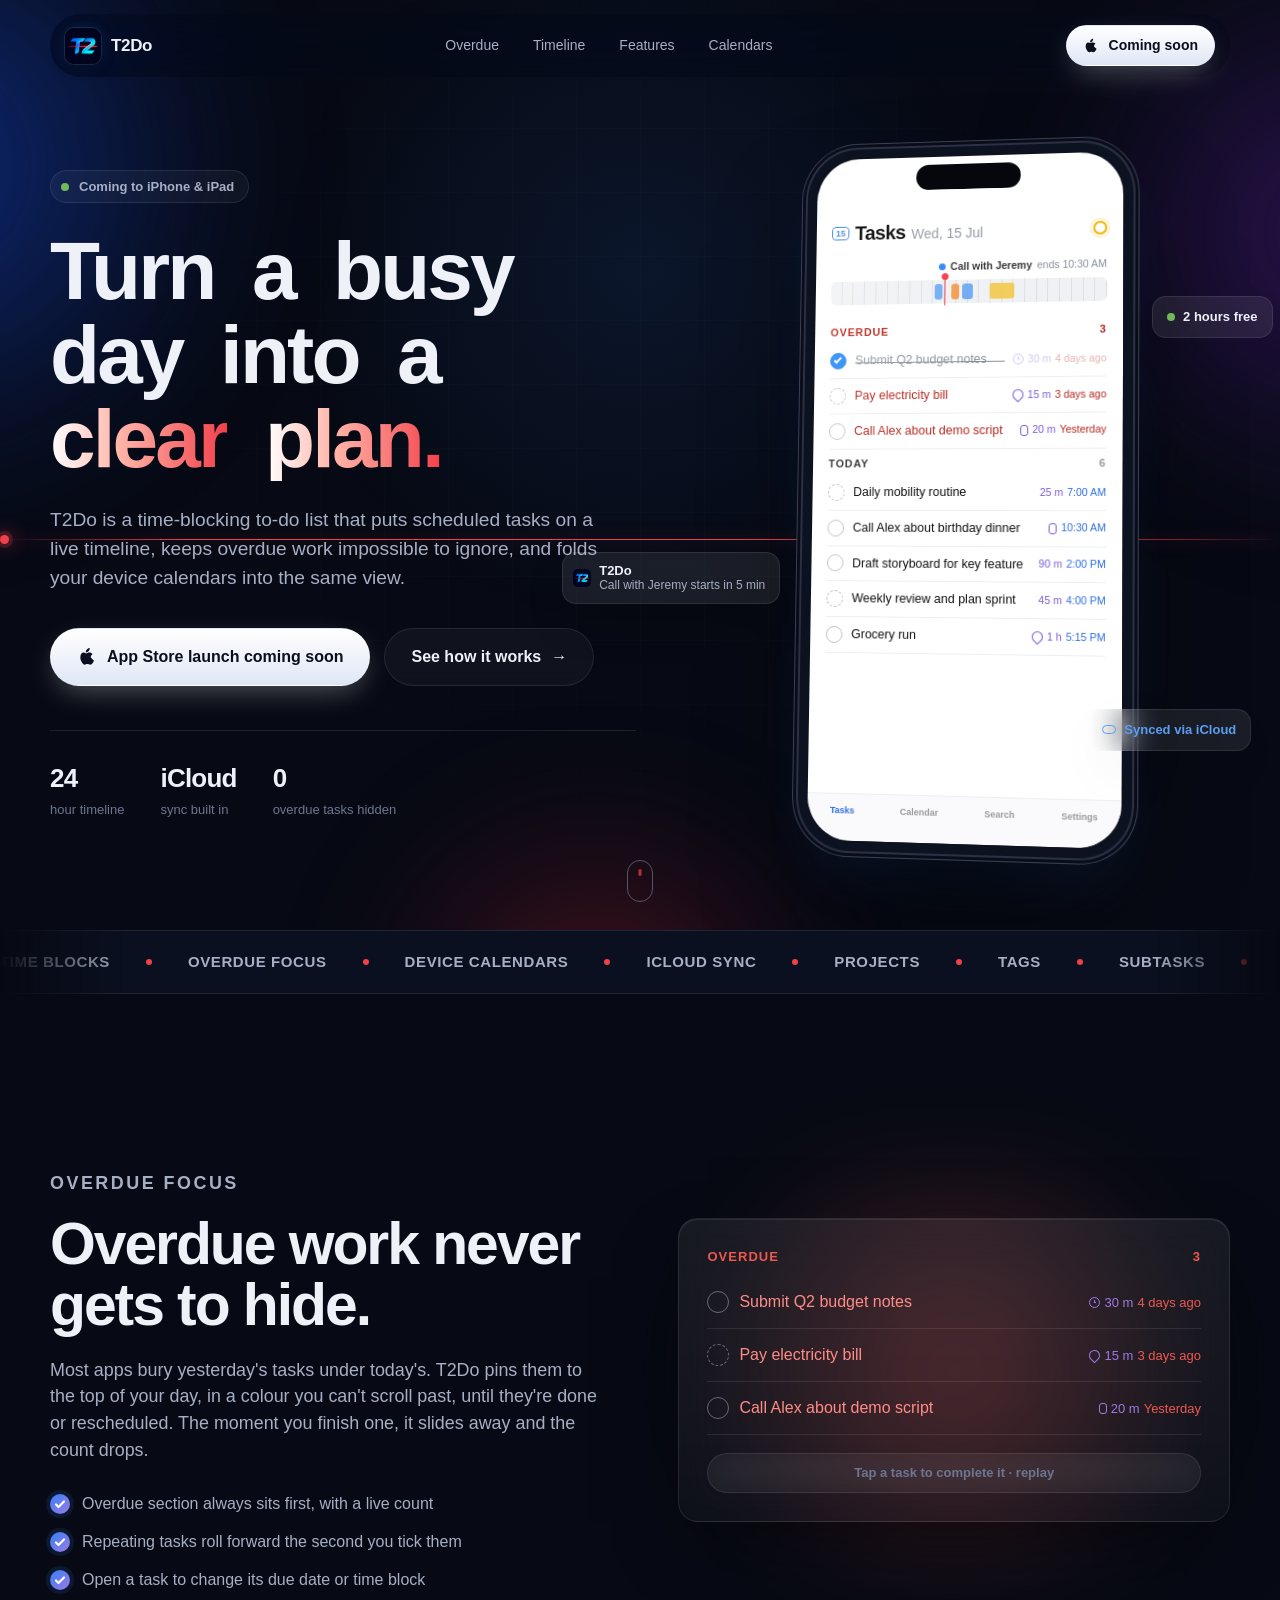
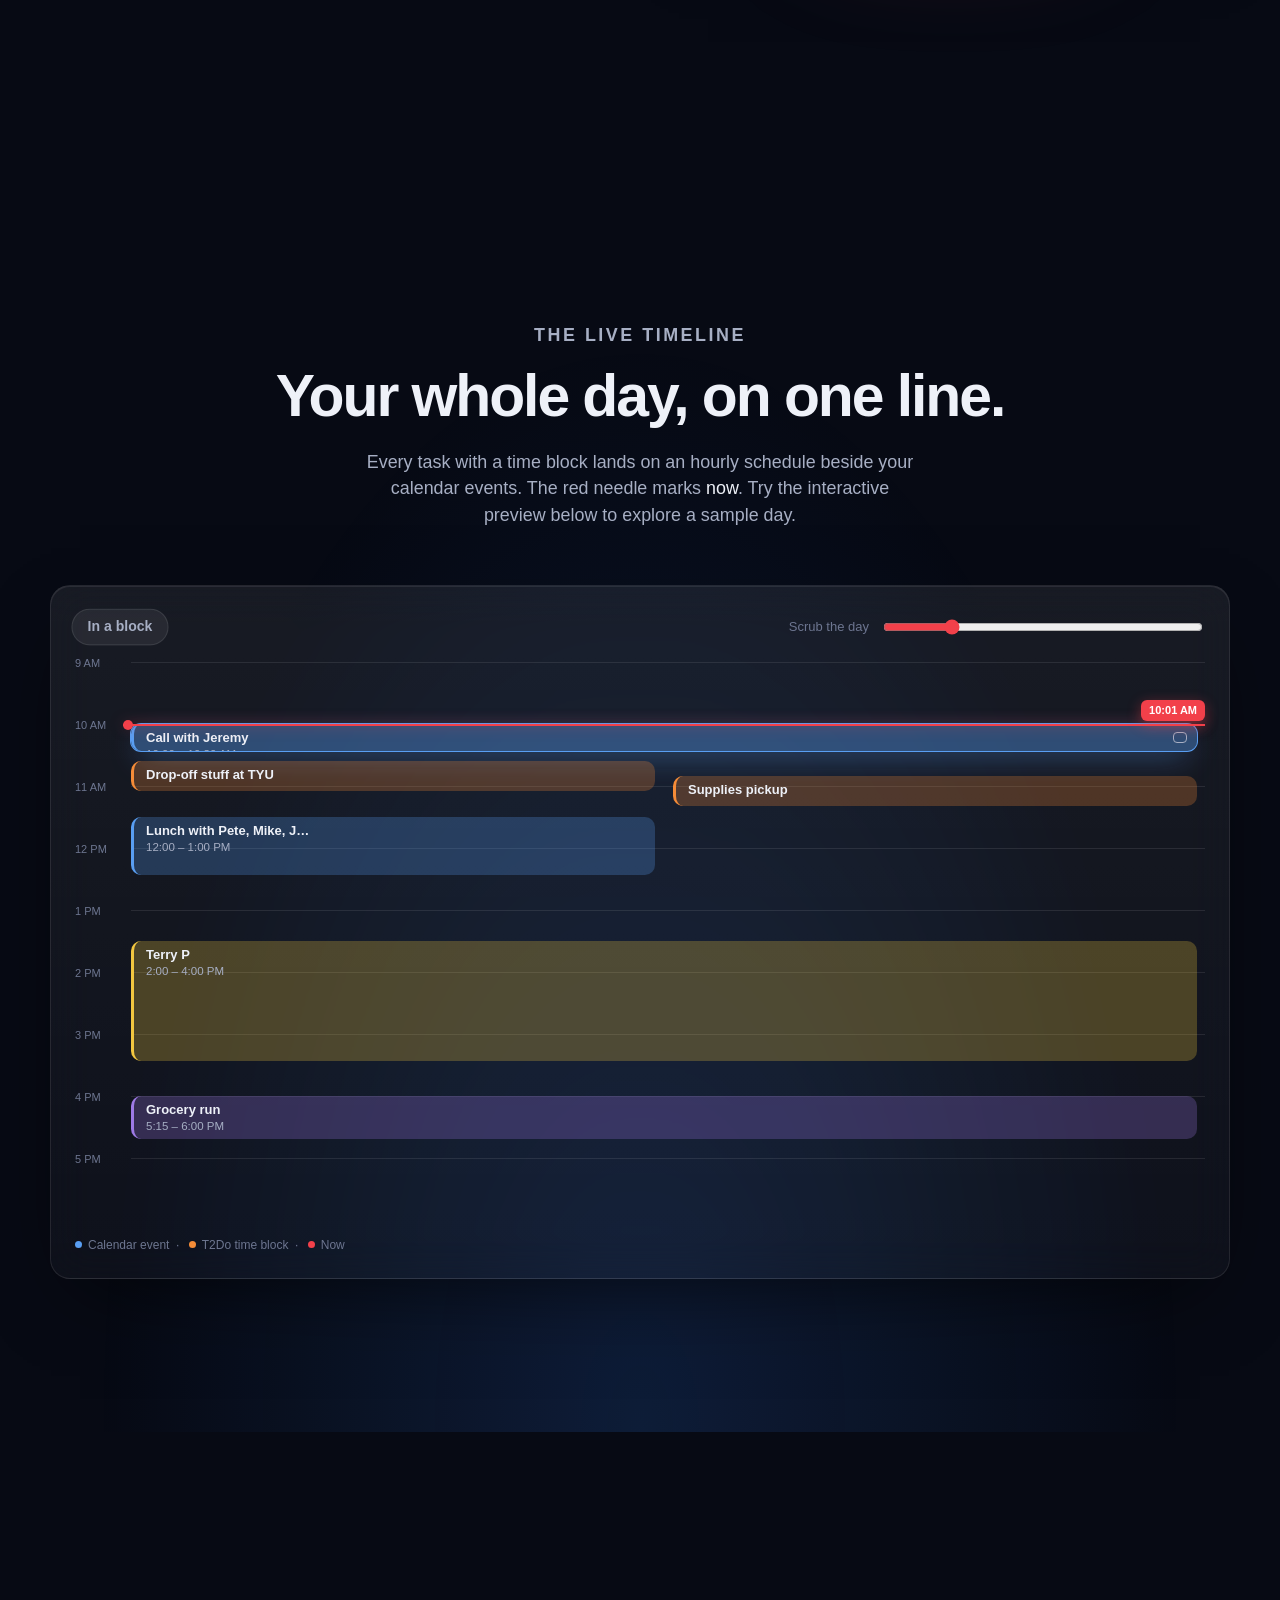
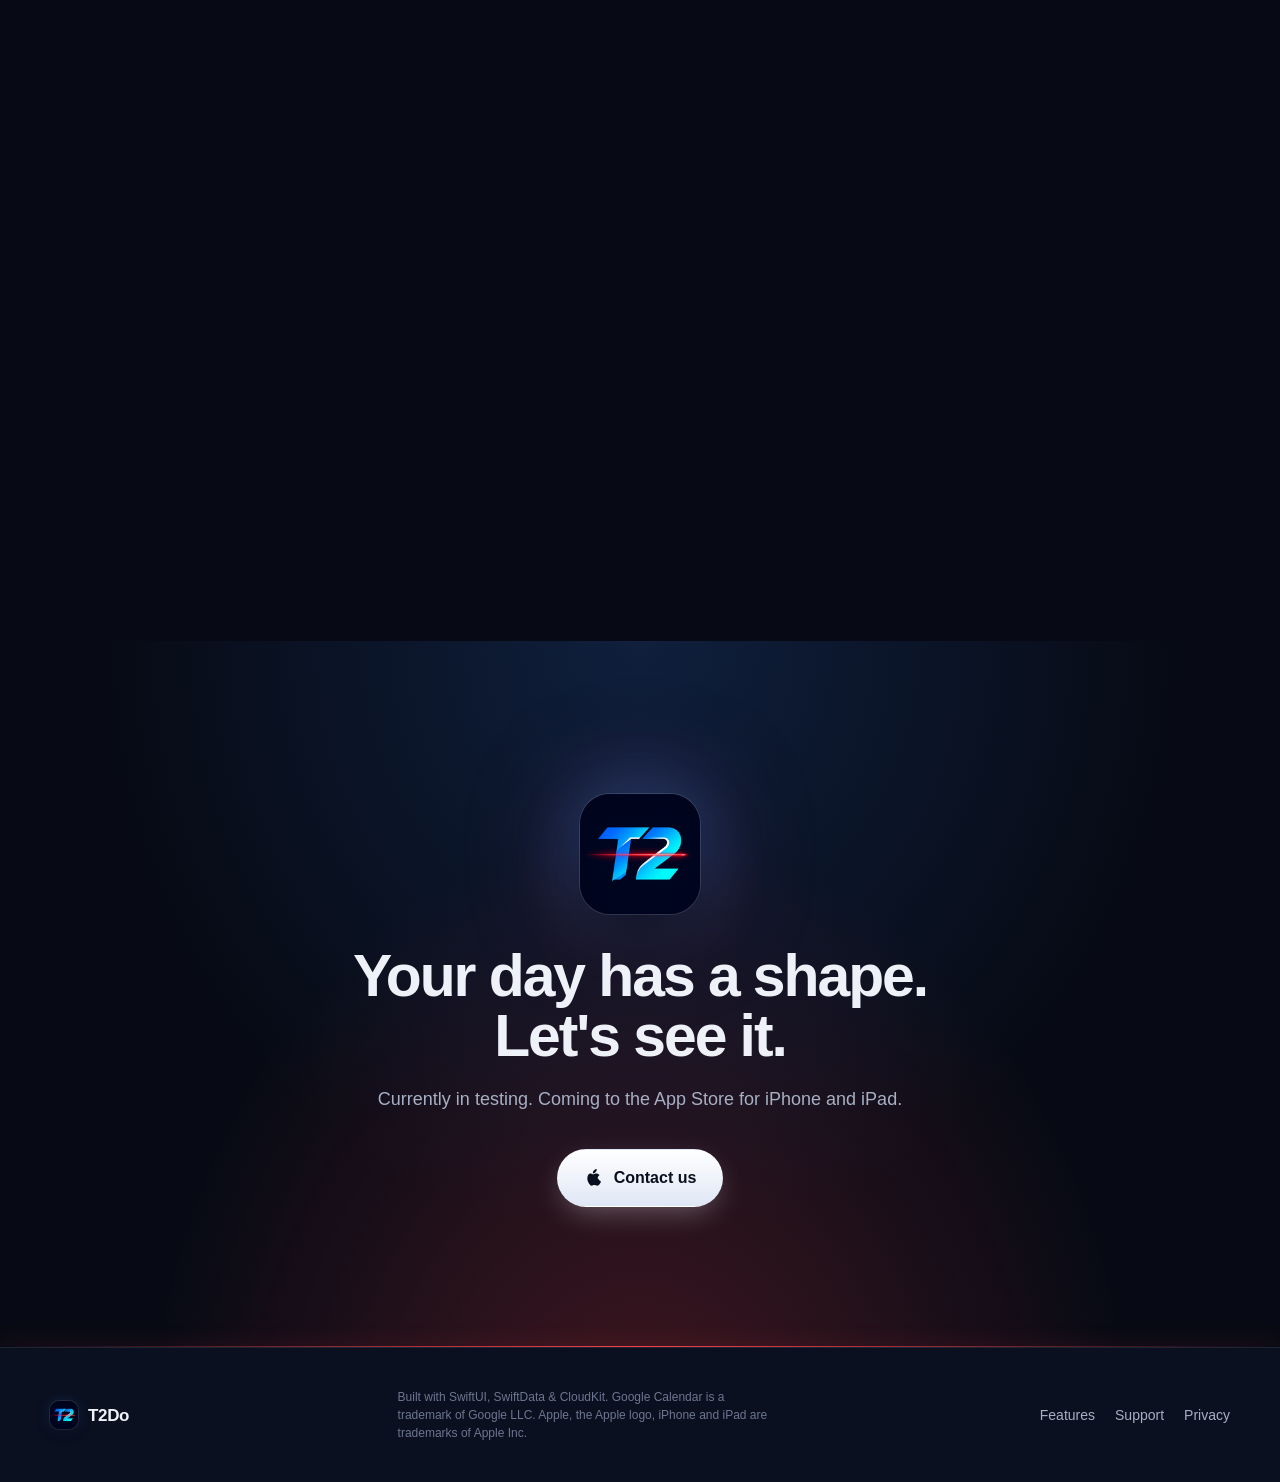
<file: website/index.html>
<!DOCTYPE html>
<html lang="en">
<head>
  <meta charset="UTF-8" />
  <meta name="viewport" content="width=device-width, initial-scale=1.0" />
  <title>T2Do — Turn a busy day into a clear plan</title>
  <meta name="description" content="T2Do is a time-blocking to-do list for iPhone and iPad that keeps overdue work visible, places tasks on a live timeline, and merges your device calendars into one view." />
  <meta property="og:title" content="T2Do — A time-blocking to-do list with overdue focus" />
  <meta property="og:description" content="See your whole day on one timeline. Never lose an overdue task again." />
  <meta property="og:image" content="https://t2do.app/assets/app-icon.png" />
  <meta name="theme-color" content="#070A14" />
  <link rel="canonical" href="https://t2do.app/" />
  <meta property="og:url" content="https://t2do.app/" />
  <meta property="og:type" content="website" />
  <meta name="twitter:card" content="summary_large_image" />
  <meta name="twitter:image" content="https://t2do.app/assets/app-icon.png" />
  <link rel="icon" type="image/x-icon" href="assets/favicon.ico" />
  <link rel="icon" type="image/png" sizes="32x32" href="assets/favicon-32x32.png" />
  <link rel="icon" type="image/png" sizes="16x16" href="assets/favicon-16x16.png" />
  <link rel="apple-touch-icon" sizes="180x180" href="assets/apple-touch-icon.png" />
  <link rel="manifest" href="site.webmanifest" />
  <link rel="stylesheet" href="styles.css" />
</head>
<body>
  <div class="cursor-glow" aria-hidden="true"></div>
  <div class="progress-line" aria-hidden="true"></div>

  <!-- ============ NAV ============ -->
  <header class="nav" id="nav">
    <a class="brand" href="#top" aria-label="T2Do home">
      <img src="assets/icon-192.png" alt="" class="brand-icon" width="36" height="36" decoding="async" />
      <span class="brand-name">T2Do</span>
    </a>
    <nav class="nav-links" aria-label="Primary">
      <a href="#overdue">Overdue</a>
      <a href="#timeline">Timeline</a>
      <a href="#features">Features</a>
      <a href="#calendars">Calendars</a>
    </nav>
    <a class="btn btn-small btn-primary" href="#download">
      <svg viewBox="0 0 24 24" width="16" height="16" aria-hidden="true"><path fill="currentColor" d="M16.4 12.6c0-2.6 2.1-3.8 2.2-3.9-1.2-1.8-3.1-2-3.7-2-1.6-.2-3.1.9-3.9.9s-2-.9-3.4-.9C5.9 6.8 4 8.8 4 12.5c0 1.1.2 2.3.6 3.4.6 1.6 2.6 5.4 4.7 5.3 1.1 0 1.8-.7 3.2-.7s2 .7 3.4.7c2.1 0 3.9-3.5 4.5-5.1-2.8-1.3-3-3.4-4-3.5zM14 4.9c.8-1 1.4-2.3 1.2-3.7-1.2 0-2.6.8-3.4 1.8-.8.9-1.4 2.2-1.2 3.6 1.3.1 2.6-.7 3.4-1.7z"/></svg>
      Coming soon
    </a>
  </header>

  <main id="top">
    <!-- ============ HERO ============ -->
    <section class="hero" id="hero">
      <div class="aurora" aria-hidden="true">
        <span class="blob blob-a"></span>
        <span class="blob blob-b"></span>
        <span class="blob blob-c"></span>
      </div>
      <div class="grid-lines" aria-hidden="true"></div>
      <div class="horizon" aria-hidden="true"><span class="horizon-dot"></span></div>

      <div class="hero-inner">
        <div class="hero-copy">
          <p class="eyebrow reveal"><span class="pulse-dot"></span> Coming to iPhone &amp; iPad</p>
          <h1 class="headline">
            <span class="word">Turn</span>
            <span class="word">a</span>
            <span class="word">busy</span>
            <span class="word">day</span>
            <span class="word">into</span>
            <span class="word">a</span>
            <span class="word accent">clear</span>
            <span class="word accent">plan.</span>
          </h1>
          <p class="lede reveal" style="--d:.55s">
            T2Do is a time-blocking to-do list that puts scheduled tasks on a live timeline, keeps
            overdue work impossible to ignore, and folds your device calendars into the same view.
          </p>
          <div class="hero-actions reveal" style="--d:.7s">
            <a class="btn btn-primary btn-large magnetic" href="#download">
              <svg viewBox="0 0 24 24" width="20" height="20" aria-hidden="true"><path fill="currentColor" d="M16.4 12.6c0-2.6 2.1-3.8 2.2-3.9-1.2-1.8-3.1-2-3.7-2-1.6-.2-3.1.9-3.9.9s-2-.9-3.4-.9C5.9 6.8 4 8.8 4 12.5c0 1.1.2 2.3.6 3.4.6 1.6 2.6 5.4 4.7 5.3 1.1 0 1.8-.7 3.2-.7s2 .7 3.4.7c2.1 0 3.9-3.5 4.5-5.1-2.8-1.3-3-3.4-4-3.5zM14 4.9c.8-1 1.4-2.3 1.2-3.7-1.2 0-2.6.8-3.4 1.8-.8.9-1.4 2.2-1.2 3.6 1.3.1 2.6-.7 3.4-1.7z"/></svg>
              App Store launch coming soon
            </a>
            <a class="btn btn-ghost btn-large" href="#timeline">See how it works <span class="arrow">→</span></a>
          </div>
          <ul class="hero-stats reveal" style="--d:.85s">
            <li><strong data-count="24">0</strong><span>hour timeline</span></li>
            <li><strong>iCloud</strong><span>sync built in</span></li>
            <li><strong>0</strong><span>overdue tasks hidden</span></li>
          </ul>
        </div>

        <!-- Phone mockup -->
        <div class="hero-device" data-tilt>
          <div class="phone">
            <div class="phone-notch"></div>
            <div class="phone-screen">
              <div class="app-header">
                <div class="app-title">
                  <span class="cal-icon">15</span>
                  <span class="app-title-text">Tasks</span>
                  <span class="app-title-date">Wed, 15 Jul</span>
                </div>
                <span class="app-sun"></span>
              </div>

              <div class="strip">
                <div class="strip-label"><span class="dot blue"></span> Call with Jeremy <em>ends 10:30 AM</em></div>
                <div class="strip-track">
                  <span class="strip-block" style="--l:38%;--w:3%;background:var(--blue)"></span>
                  <span class="strip-block" style="--l:44%;--w:3%;background:var(--orange)"></span>
                  <span class="strip-block" style="--l:48%;--w:4%;background:var(--blue)"></span>
                  <span class="strip-block" style="--l:58%;--w:9%;background:var(--yellow)"></span>
                  <span class="strip-needle" id="stripNeedle"></span>
                </div>
              </div>

              <div class="section-head overdue-head"><span>Overdue</span><span class="count">3</span></div>
              <ul class="tasks" id="heroTasks">
                <li class="task overdue" data-loop="1">
                  <span class="check"></span>
                  <span class="task-title">Submit Q2 budget notes</span>
                  <span class="meta"><i class="ico clock"></i>30 m <b>4 days ago</b></span>
                </li>
                <li class="task overdue">
                  <span class="check repeat"></span>
                  <span class="task-title">Pay electricity bill</span>
                  <span class="meta"><i class="ico pin"></i>15 m <b>3 days ago</b></span>
                </li>
                <li class="task overdue">
                  <span class="check"></span>
                  <span class="task-title">Call Alex about demo script</span>
                  <span class="meta"><i class="ico tel"></i>20 m <b>Yesterday</b></span>
                </li>
              </ul>

              <div class="section-head"><span>Today</span><span class="count muted">6</span></div>
              <ul class="tasks">
                <li class="task done-anim">
                  <span class="check repeat"></span>
                  <span class="task-title">Daily mobility routine</span>
                  <span class="meta blue-meta">25 m <b>7:00 AM</b></span>
                </li>
                <li class="task">
                  <span class="check"></span>
                  <span class="task-title">Call Alex about birthday dinner</span>
                  <span class="meta blue-meta"><i class="ico tel"></i><b>10:30 AM</b></span>
                </li>
                <li class="task">
                  <span class="check"></span>
                  <span class="task-title">Draft storyboard for key feature</span>
                  <span class="meta blue-meta">90 m <b>2:00 PM</b></span>
                </li>
                <li class="task">
                  <span class="check repeat"></span>
                  <span class="task-title">Weekly review and plan sprint</span>
                  <span class="meta blue-meta">45 m <b>4:00 PM</b></span>
                </li>
                <li class="task">
                  <span class="check"></span>
                  <span class="task-title">Grocery run</span>
                  <span class="meta blue-meta"><i class="ico pin"></i>1 h <b>5:15 PM</b></span>
                </li>
              </ul>

              <div class="tabbar">
                <span class="tab active">Tasks</span><span class="tab">Calendar</span><span class="tab">Search</span><span class="tab">Settings</span>
              </div>
            </div>
          </div>

          <!-- floating chips -->
          <div class="chip chip-free float-a"><span class="chip-dot"></span>2 hours free</div>
          <div class="chip chip-notify float-b">
            <img src="assets/icon-192.png" alt="" width="18" height="18" decoding="async" />
            <div><strong>T2Do</strong><span>Call with Jeremy starts in 5 min</span></div>
          </div>
          <div class="chip chip-sync float-c"><i class="ico cloud"></i>Synced via iCloud</div>
        </div>
      </div>

      <a class="scroll-hint" href="#marquee" aria-label="Scroll down"><span></span></a>
    </section>

    <!-- ============ MARQUEE ============ -->
    <section class="marquee" id="marquee" aria-hidden="true">
      <div class="marquee-track">
        <span>Time blocks</span><i></i><span>Overdue focus</span><i></i><span>Device calendars</span><i></i><span>iCloud sync</span><i></i><span>Projects</span><i></i><span>Tags</span><i></i><span>Subtasks</span><i></i><span>Widgets</span><i></i><span>Notifications</span><i></i><span>Flags</span><i></i>
        <span>Time blocks</span><i></i><span>Overdue focus</span><i></i><span>Device calendars</span><i></i><span>iCloud sync</span><i></i><span>Projects</span><i></i><span>Tags</span><i></i><span>Subtasks</span><i></i><span>Widgets</span><i></i><span>Notifications</span><i></i><span>Flags</span><i></i>
      </div>
    </section>

    <!-- ============ OVERDUE ============ -->
    <section class="section overdue-section" id="overdue">
      <div class="container split">
        <div class="split-copy">
          <p class="kicker reveal">Overdue focus</p>
          <h2 class="reveal" style="--d:.1s">Overdue work never<br/>gets to hide.</h2>
          <p class="reveal" style="--d:.2s">
            Most apps bury yesterday's tasks under today's. T2Do pins them to the top of your day,
            in a colour you can't scroll past, until they're done or rescheduled. The moment you finish
            one, it slides away and the count drops.
          </p>
          <ul class="checklist reveal" style="--d:.3s">
            <li>Overdue section always sits first, with a live count</li>
            <li>Repeating tasks roll forward the second you tick them</li>
            <li>Open a task to change its due date or time block</li>
          </ul>
        </div>
        <div class="split-visual">
          <div class="card overdue-card reveal-scale">
            <div class="section-head overdue-head big"><span>Overdue</span><span class="count" id="overdueCount">3</span></div>
            <ul class="tasks big" id="overdueDemo">
              <li class="task overdue"><span class="check"></span><span class="task-title">Submit Q2 budget notes</span><span class="meta"><i class="ico clock"></i>30 m <b>4 days ago</b></span></li>
              <li class="task overdue"><span class="check repeat"></span><span class="task-title">Pay electricity bill</span><span class="meta"><i class="ico pin"></i>15 m <b>3 days ago</b></span></li>
              <li class="task overdue"><span class="check"></span><span class="task-title">Call Alex about demo script</span><span class="meta"><i class="ico tel"></i>20 m <b>Yesterday</b></span></li>
            </ul>
            <button class="btn btn-ghost btn-small replay" id="overdueReplay" type="button">Tap a task to complete it · replay</button>
          </div>
          <div class="glow-ring" aria-hidden="true"></div>
        </div>
      </div>
    </section>

    <!-- ============ TIMELINE ============ -->
    <section class="section timeline-section" id="timeline">
      <div class="container">
        <div class="center-copy">
          <p class="kicker reveal">The live timeline</p>
          <h2 class="reveal" style="--d:.1s">Your whole day, on one line.</h2>
          <p class="reveal" style="--d:.2s">
            Every task with a time block lands on an hourly schedule beside your calendar events.
            The red needle marks <em>now</em>. Try the interactive preview below to explore a sample day.
          </p>
        </div>

        <div class="schedule card reveal-scale" id="schedule">
          <div class="schedule-top">
            <div class="free-pill" id="freePill">2 hours free</div>
            <label class="scrub">
              <span>Scrub the day</span>
              <input type="range" id="scrub" min="8" max="18" step="0.05" value="10" aria-label="Time of day" />
            </label>
          </div>
          <div class="schedule-grid">
            <div class="hours">
              <span>9 AM</span><span>10 AM</span><span>11 AM</span><span>12 PM</span><span>1 PM</span><span>2 PM</span><span>3 PM</span><span>4 PM</span><span>5 PM</span>
            </div>
            <div class="lanes" id="lanes">
              <div class="needle" id="needle"><span class="needle-time" id="needleTime">10:00</span></div>
              <div class="block cal" style="--start:1;--len:.5;--col:1;--span:2" data-title="Call with Jeremy" data-cal><strong>Call with Jeremy</strong><span>10:00 – 10:30 AM</span><i class="ico people"></i></div>
              <div class="block" style="--start:1.6;--len:.55;--col:1;--span:1;--c:var(--orange)"><strong>Drop-off stuff at TYU</strong></div>
              <div class="block" style="--start:1.85;--len:.55;--col:2;--span:1;--c:var(--orange)"><strong>Supplies pickup</strong></div>
              <div class="block" style="--start:2.5;--len:1;--col:1;--span:1;--c:var(--blue)"><strong>Lunch with Pete, Mike, J…</strong><span>12:00 – 1:00 PM</span></div>
              <div class="block" style="--start:4.5;--len:2;--col:1;--span:2;--c:var(--yellow)"><strong>Terry P</strong><span>2:00 – 4:00 PM</span></div>
              <div class="block" style="--start:7;--len:.75;--col:1;--span:2;--c:var(--purple)"><strong>Grocery run</strong><span>5:15 – 6:00 PM</span></div>
            </div>
          </div>
          <p class="schedule-note"><span class="dot" style="background:var(--blue)"></span> Calendar event &nbsp;·&nbsp; <span class="dot" style="background:var(--orange)"></span> T2Do time block &nbsp;·&nbsp; <span class="dot" style="background:var(--needle)"></span> Now</p>
        </div>
      </div>
    </section>

    <!-- ============ FEATURES ============ -->
    <section class="section features" id="features">
      <div class="container">
        <div class="center-copy">
          <p class="kicker reveal">Everything a day needs</p>
          <h2 class="reveal" style="--d:.1s">Small details, big calm.</h2>
        </div>
        <div class="feature-grid">
          <article class="feature card tilt reveal" style="--d:0s">
            <div class="feature-icon"><svg viewBox="0 0 48 48"><rect x="8" y="10" width="32" height="30" rx="6"/><path d="M8 20h32M16 6v8M32 6v8"/><rect class="fill" x="14" y="26" width="8" height="8" rx="2"/></svg></div>
            <h3>Due dates &amp; time blocks</h3>
            <p>Choose when a task is due, then add a time block if you want to schedule the work. Date-only tasks stay flexible.</p>
          </article>
          <article class="feature card tilt reveal" style="--d:.08s">
            <div class="feature-icon"><svg viewBox="0 0 48 48"><circle cx="24" cy="24" r="17"/><path d="M24 12v12l8 5"/><path class="fill-red" d="M24 8v3"/></svg></div>
            <h3>Time blocks</h3>
            <p>Block 25 minutes or 3 hours. Blocks stack side by side when they overlap, exactly like a calendar.</p>
          </article>
          <article class="feature card tilt reveal" style="--d:.16s">
            <div class="feature-icon"><svg viewBox="0 0 48 48"><rect x="6" y="14" width="36" height="26" rx="5"/><path d="M6 22h36M16 14V9M32 14V9"/><path class="fill" d="M22 30l4 4 8-8"/></svg></div>
            <h3>Your calendars, together</h3>
            <p>Choose calendars already synced with Apple Calendar, including iCloud, Google, and Outlook. Allow calendar access to display events beside your tasks. T2Do never changes your events.</p>
          </article>
          <article class="feature card tilt reveal" style="--d:.24s">
            <div class="feature-icon"><svg viewBox="0 0 48 48"><path d="M10 12h28a4 4 0 0 1 4 4v20a4 4 0 0 1-4 4H10a4 4 0 0 1-4-4V16a4 4 0 0 1 4-4z"/><path d="M6 20h36"/><circle class="fill-orange" cx="14" cy="28" r="3"/><circle class="fill-blue" cx="24" cy="28" r="3"/><circle class="fill-purple" cx="34" cy="28" r="3"/></svg></div>
            <h3>Projects &amp; colours</h3>
            <p>Group work into colour-coded projects. A slim stripe on every row tells you what belongs where at a glance.</p>
          </article>
          <article class="feature card tilt reveal" style="--d:.32s">
            <div class="feature-icon"><svg viewBox="0 0 48 48"><path d="M8 24l16-16h16v16L24 40z"/><circle cx="31" cy="17" r="3"/></svg></div>
            <h3>Tags, flags, subtasks</h3>
            <p>Tag across projects, flag what matters most, and break big tasks into checkable steps.</p>
          </article>
          <article class="feature card tilt reveal" style="--d:.4s">
            <div class="feature-icon"><svg viewBox="0 0 48 48"><path d="M24 6c6 0 10 4 10 10v8l4 6H10l4-6v-8c0-6 4-10 10-10z"/><path d="M19 36a5 5 0 0 0 10 0"/><path class="fill-red" d="M34 10l3-3"/></svg></div>
            <h3>Notifications that matter</h3>
            <p>Choose a due-date reminder or a heads-up before a time block. Enable notifications to receive your reminders.</p>
          </article>
          <article class="feature card tilt reveal" style="--d:.48s">
            <div class="feature-icon"><svg viewBox="0 0 48 48"><circle cx="20" cy="20" r="11"/><path d="M28 28l12 12"/></svg></div>
            <h3>Search &amp; smart lists</h3>
            <p>Search task titles and notes, or narrow your view to Today, Upcoming, Flagged, Completed, and tasks without a date.</p>
          </article>
          <article class="feature card tilt reveal" style="--d:.56s">
            <div class="feature-icon"><svg viewBox="0 0 48 48"><rect x="6" y="6" width="16" height="16" rx="4"/><rect x="26" y="6" width="16" height="16" rx="4"/><rect x="6" y="26" width="16" height="16" rx="4"/><rect class="fill" x="26" y="26" width="16" height="16" rx="4"/></svg></div>
            <h3>Home-screen widgets</h3>
            <p>Focus, Today, and Upcoming widgets keep your next move visible without opening the app.</p>
          </article>
          <article class="feature card tilt reveal" style="--d:.64s">
            <div class="feature-icon"><svg viewBox="0 0 48 48"><path d="M24 6a10 10 0 0 1 10 10c0 7-10 18-10 18S14 23 14 16A10 10 0 0 1 24 6z"/><circle cx="24" cy="16" r="3"/><path d="M12 40h24"/></svg></div>
            <h3>Places &amp; phone numbers</h3>
            <p>Keep a location or phone number with a task, so the details you need stay with the work.</p>
          </article>
        </div>
      </div>
    </section>

    <!-- ============ DEVICE CALENDARS ============ -->
    <section class="section calendars" id="calendars">
      <div class="container split">
        <div class="split-copy">
          <p class="kicker reveal">Your calendars. Your choice.</p>
          <h2 class="reveal">Already on your device.<br/>Now beside your tasks.</h2>
          <p class="reveal">Use calendars synced with Apple Calendar—including iCloud, Google, and Outlook—without signing in to those services inside T2Do.</p>
          <ol class="calendar-steps reveal">
            <li><strong>Connect in Settings.</strong> Allow Full Access when iOS asks. This permission lets T2Do read events; T2Do does not create, edit, or delete them.</li>
            <li><strong>Choose your calendars.</strong> Select only the calendars you want to see. No calendars are selected automatically.</li>
            <li><strong>See the day together.</strong> View selected events beside your time blocks. Change your selection or disconnect whenever you like.</li>
          </ol>
          <p class="reveal">A simpler, flat Settings layout keeps calendar access, iCloud sync status, projects, and tags easy to find. No T2Do account required.</p>
          <details class="calendar-help">
            <summary>Don't see your Google or Outlook calendar?</summary>
            <p>First add the account to Apple Calendar in your device settings and enable calendar syncing. Installing the Google Calendar or Outlook app alone does not make its calendars available to T2Do.</p>
          </details>
        </div>
        <figure class="settings-preview reveal-scale">
          <img src="assets/screen-settings.png" alt="T2Do's flat Settings screen with iCloud sync status, Choose Calendars, Disconnect Calendars, Projects, and Tags" width="1260" height="2736" loading="lazy" decoding="async" />
          <figcaption>Updated Settings · iPhone Simulator</figcaption>
        </figure>
      </div>
    </section>

    <!-- ============ SYNC ============ -->
    <section class="section sync" id="sync">
      <div class="container split reverse">
        <div class="split-visual">
          <div class="orbit reveal-scale">
            <div class="orbit-core"><img src="assets/icon-192.png" alt="" width="72" height="72" loading="lazy" decoding="async" /></div>
            <div class="orbit-ring r1"><span class="sat iphone"></span></div>
            <div class="orbit-ring r2"><span class="sat ipad"></span></div>
            <div class="orbit-ring r3"><span class="sat cloud"><i class="ico cloud"></i></span></div>
            <span class="packet p1"></span><span class="packet p2"></span><span class="packet p3"></span>
          </div>
        </div>
        <div class="split-copy">
          <p class="kicker reveal">Private iCloud sync</p>
          <h2 class="reveal" style="--d:.1s">Add it on your phone.<br/>Finish it on your iPad.</h2>
          <p class="reveal" style="--d:.2s">
            Keep tasks on your device and sync them through your private iCloud database when iCloud is available.
            Use the same Apple Account on your devices—there is no separate T2Do account to create.
          </p>
          <ul class="checklist reveal" style="--d:.3s">
            <li>Task sync powered by Apple's CloudKit</li>
            <li>Manage tasks offline; sync resumes when available</li>
            <li>Calendar access is optional, with no separate sign-in</li>
          </ul>
        </div>
      </div>
    </section>

    <!-- ============ HOW IT WORKS ============ -->
    <section class="section steps" id="how">
      <div class="container">
        <div class="center-copy">
          <p class="kicker reveal">Three moves</p>
          <h2 class="reveal" style="--d:.1s">From chaos to plan in under a minute.</h2>
        </div>
        <ol class="step-list">
          <li class="step reveal" style="--d:0s"><span class="num">1</span><h3>Capture</h3><p>Quick-add a task, then fill in a project, due date, or repeating schedule when you need one.</p></li>
          <li class="step reveal" style="--d:.12s"><span class="num">2</span><h3>Block</h3><p>Add a time block for when you'll do the work and see it beside your selected calendar events.</p></li>
          <li class="step reveal" style="--d:.24s"><span class="num">3</span><h3>Do</h3><p>Follow the red line. Tick things off. Watch the overdue count hit zero.</p></li>
        </ol>
      </div>
    </section>

    <!-- ============ CTA ============ -->
    <section class="section cta" id="download">
      <div class="cta-bg" aria-hidden="true"></div>
      <div class="container center-copy">
        <img src="assets/icon-192.png" alt="T2Do app icon" class="cta-icon reveal-scale" width="120" height="120" loading="lazy" decoding="async" />
        <h2 class="reveal">Your day has a shape.<br/>Let's see it.</h2>
        <p class="reveal" style="--d:.1s">Currently in testing. Coming to the App Store for iPhone and iPad.</p>
        <div class="hero-actions center reveal" style="--d:.2s">
          <a class="btn btn-primary btn-large magnetic" href="mailto:kadeem.jeffery@mail.lavalabs.ai">
            <svg viewBox="0 0 24 24" width="20" height="20" aria-hidden="true"><path fill="currentColor" d="M16.4 12.6c0-2.6 2.1-3.8 2.2-3.9-1.2-1.8-3.1-2-3.7-2-1.6-.2-3.1.9-3.9.9s-2-.9-3.4-.9C5.9 6.8 4 8.8 4 12.5c0 1.1.2 2.3.6 3.4.6 1.6 2.6 5.4 4.7 5.3 1.1 0 1.8-.7 3.2-.7s2 .7 3.4.7c2.1 0 3.9-3.5 4.5-5.1-2.8-1.3-3-3.4-4-3.5zM14 4.9c.8-1 1.4-2.3 1.2-3.7-1.2 0-2.6.8-3.4 1.8-.8.9-1.4 2.2-1.2 3.6 1.3.1 2.6-.7 3.4-1.7z"/></svg>
            Contact us
          </a>
        </div>
      </div>
    </section>
  </main>

  <footer class="footer">
    <div class="container footer-inner">
      <a class="brand" href="#top"><img src="assets/icon-192.png" alt="" width="28" height="28" class="brand-icon" loading="lazy" decoding="async" /><span class="brand-name">T2Do</span></a>
      <p>Built with SwiftUI, SwiftData &amp; CloudKit. Google Calendar is a trademark of Google LLC. Apple, the Apple logo, iPhone and iPad are trademarks of Apple Inc.</p>
      <nav aria-label="Footer"><a href="#features">Features</a><a href="mailto:kadeem.jeffery@mail.lavalabs.ai">Support</a><a href="privacy/">Privacy</a></nav>
    </div>
  </footer>

  <script src="script.js" defer></script>
</body>
</html>
</file>
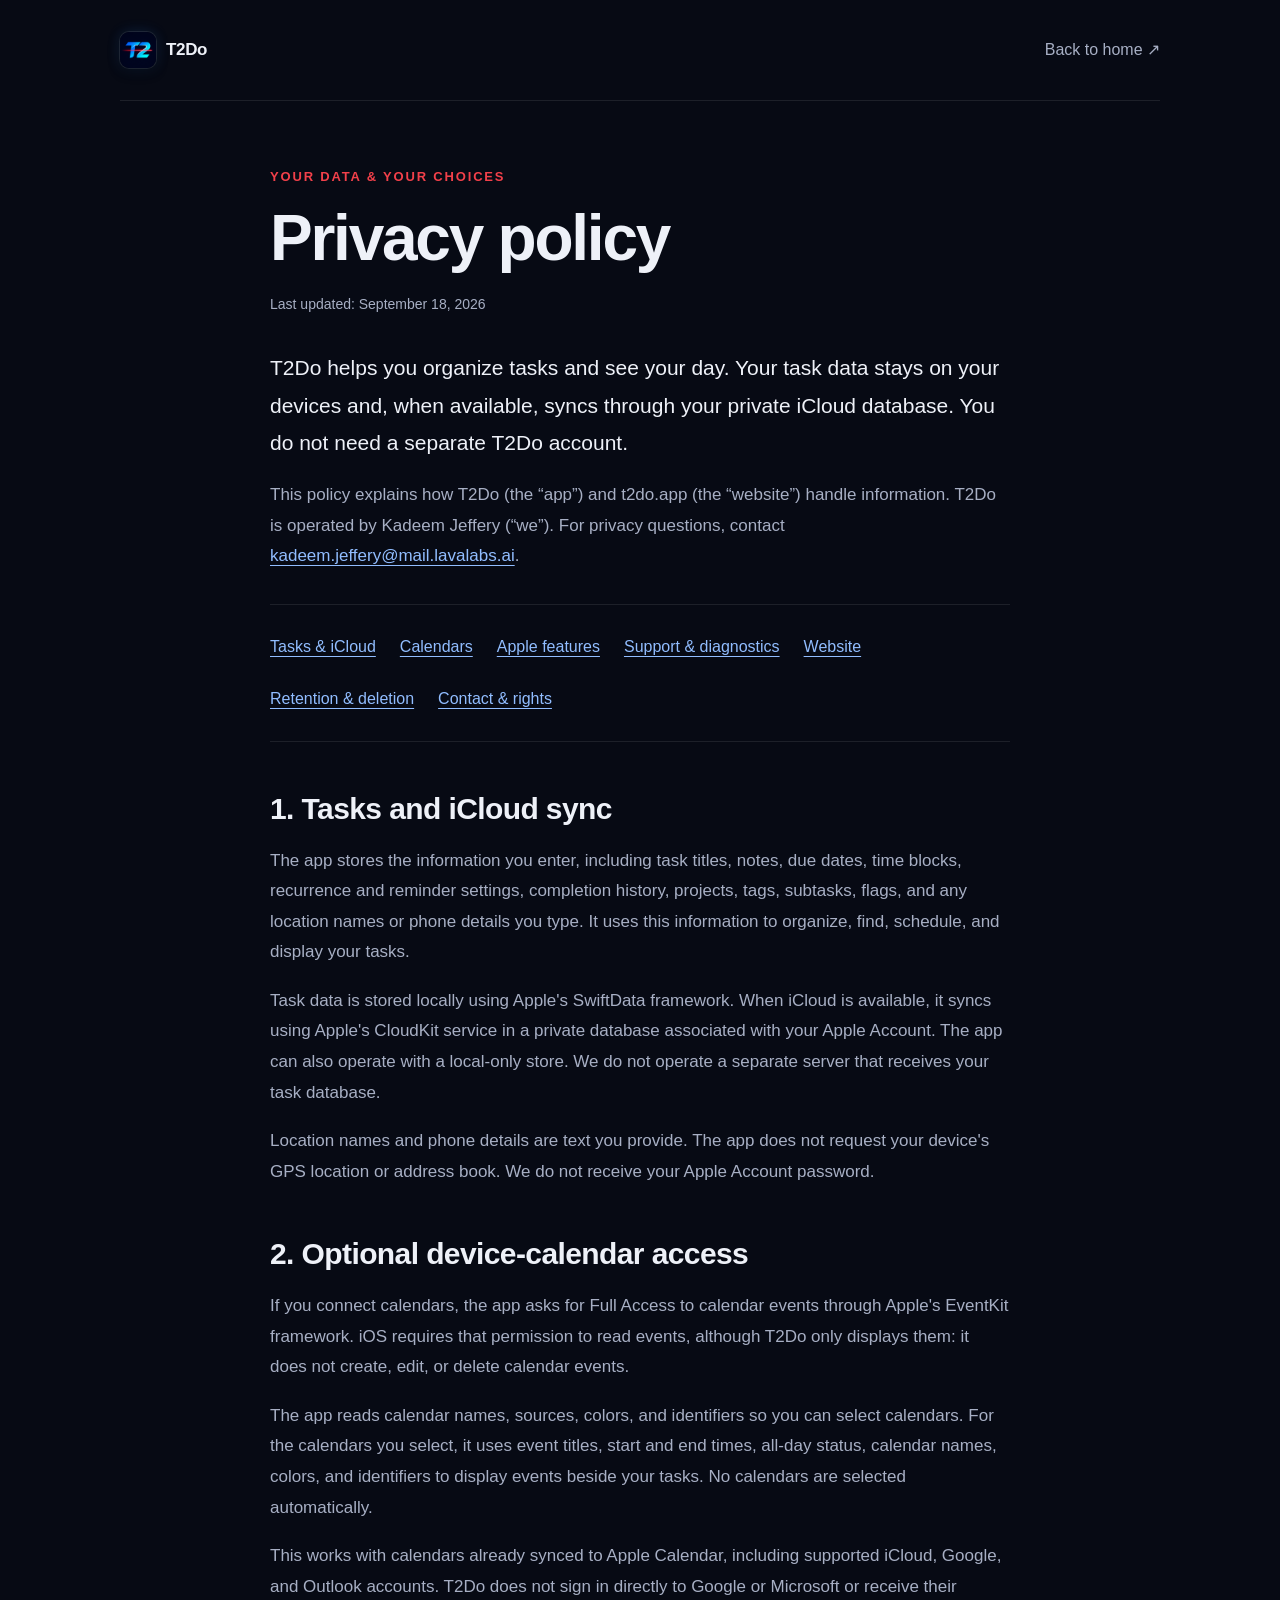
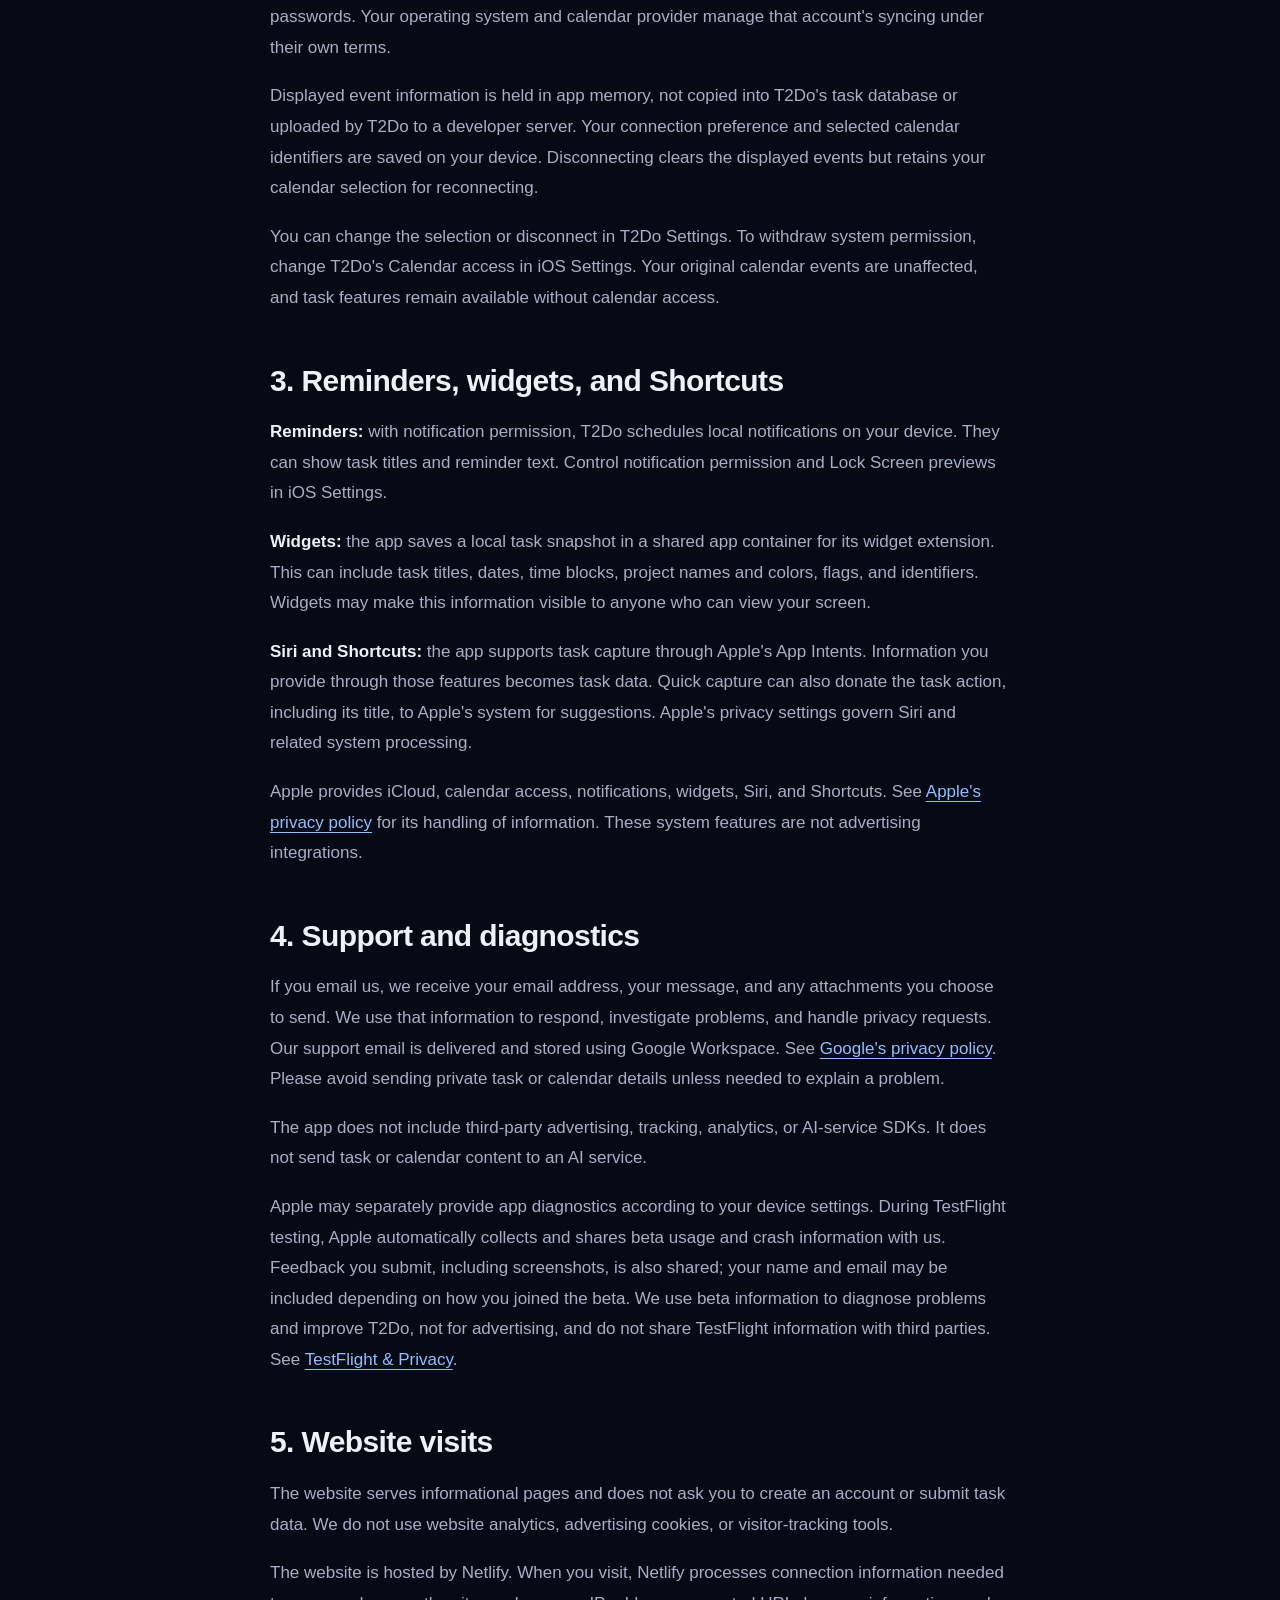
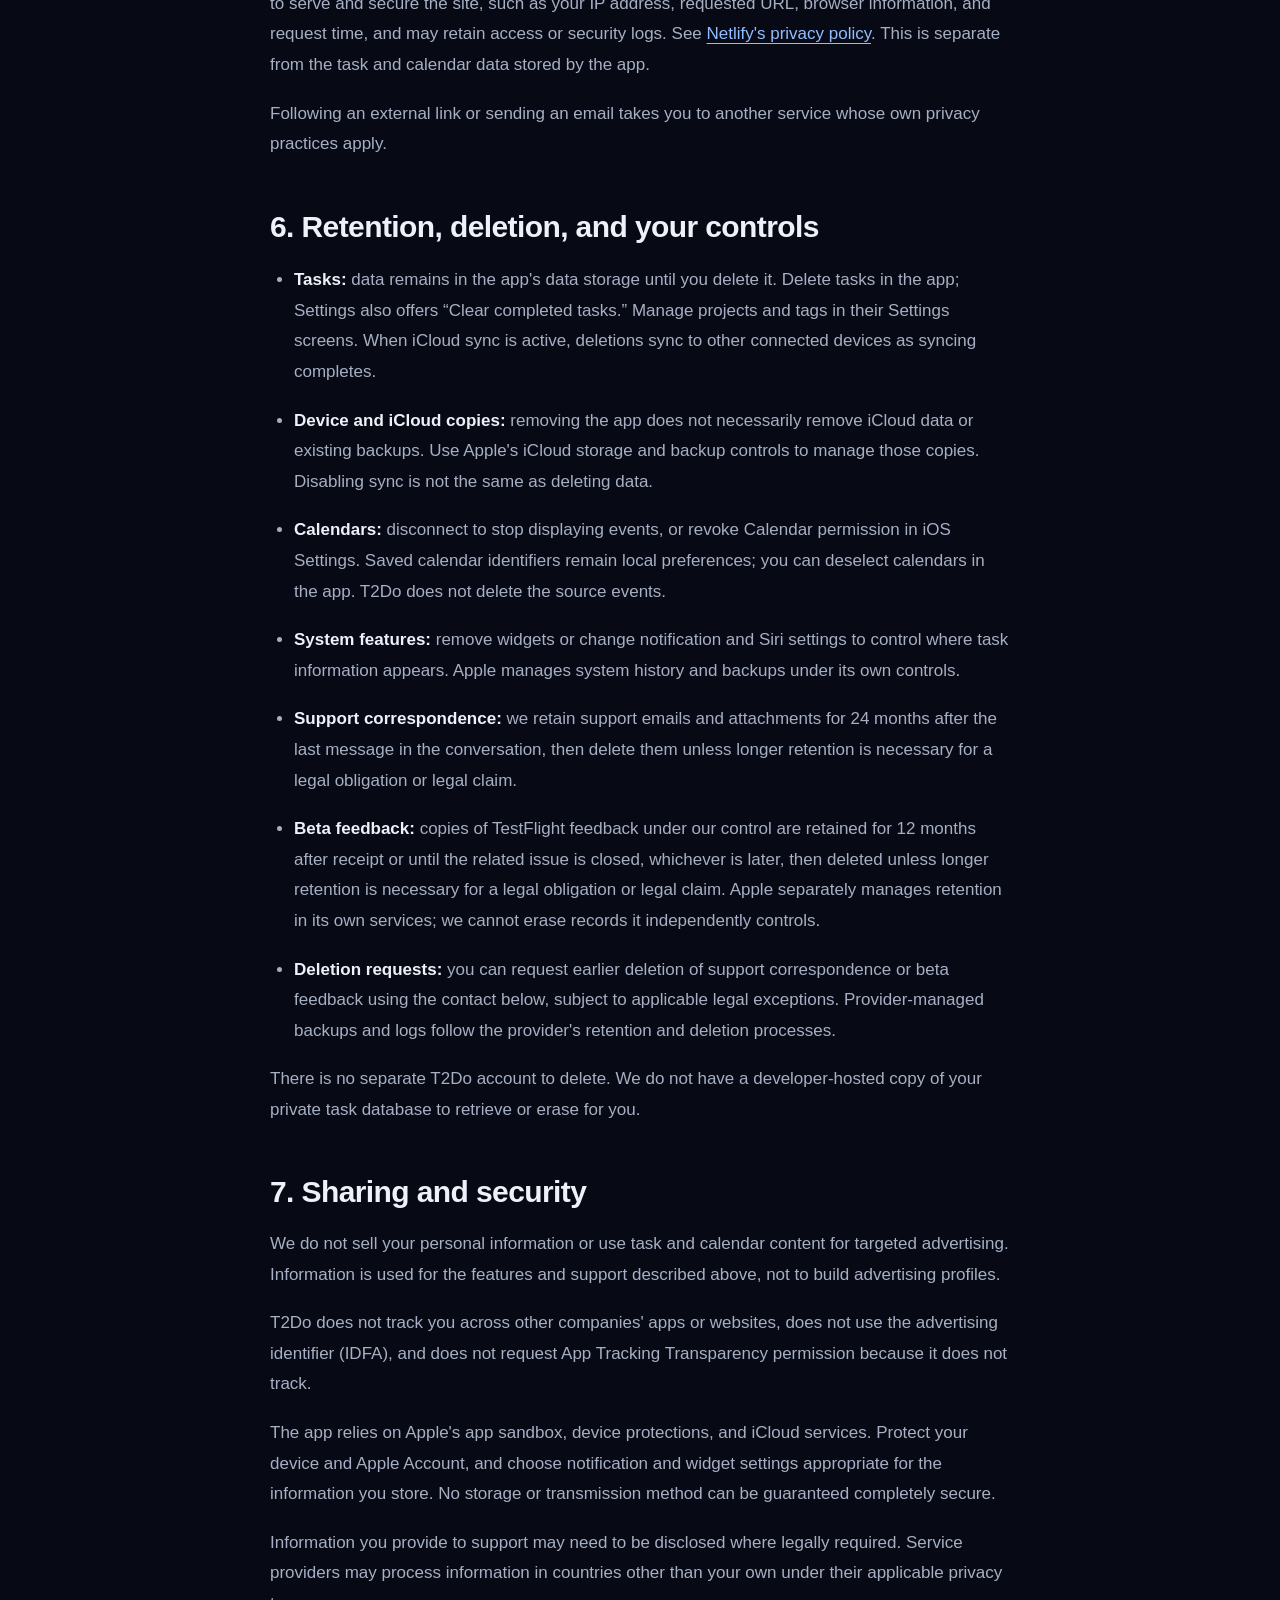
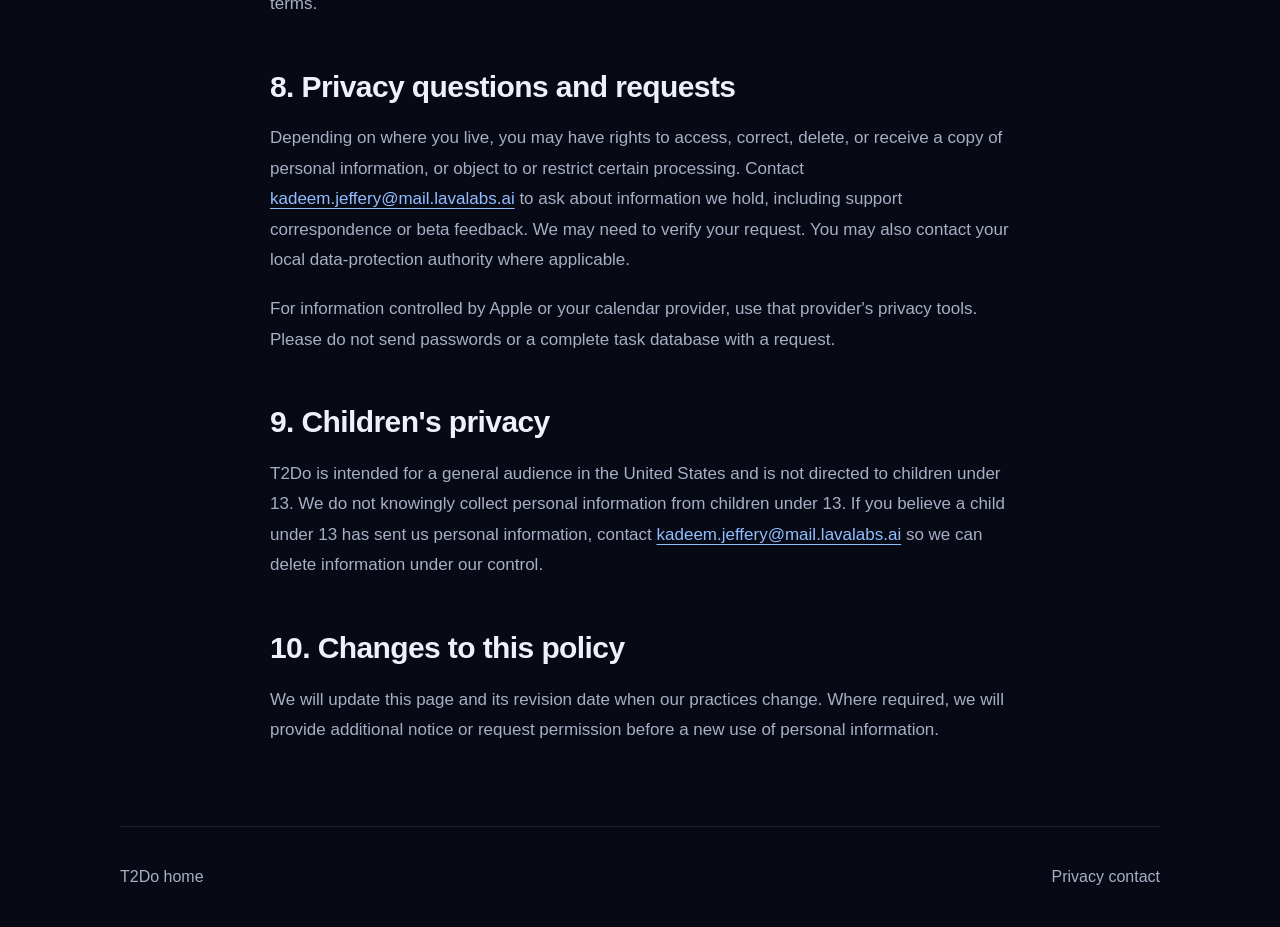
<file: website/privacy/index.html>
<!DOCTYPE html>
<html lang="en">
<head>
  <meta charset="UTF-8" />
  <meta name="viewport" content="width=device-width, initial-scale=1.0" />
  <title>Privacy Policy — T2Do</title>
  <meta name="description" content="How T2Do handles tasks, iCloud sync, optional calendar access, reminders, and support information." />
  <meta name="theme-color" content="#070a14" />
  <link rel="canonical" href="https://t2do.app/privacy/" />
  <link rel="icon" href="../assets/favicon.ico" />
  <link rel="apple-touch-icon" href="../assets/apple-touch-icon.png" />
  <link rel="stylesheet" href="../styles.css" />
  <link rel="stylesheet" href="../privacy.css" />
</head>
<body class="policy-page">
  <a class="skip-link" href="#policy">Skip to privacy policy</a>
  <header class="policy-header">
    <a class="brand" href="../" aria-label="T2Do home"><img class="brand-icon" src="../assets/icon-192.png" alt="" width="36" height="36" /><span class="brand-name">T2Do</span></a>
    <a href="../">Back to home <span aria-hidden="true">↗</span></a>
  </header>
  <main id="policy" class="policy-content" tabindex="-1">
    <p class="kicker">Your data &amp; your choices</p>
    <h1>Privacy policy</h1>
    <p class="policy-date">Last updated: September 18, 2026</p>
    <p class="policy-lede">T2Do helps you organize tasks and see your day. Your task data stays on your devices and, when available, syncs through your private iCloud database. You do not need a separate T2Do account.</p>
    <p>This policy explains how T2Do (the “app”) and t2do.app (the “website”) handle information. T2Do is operated by Kadeem Jeffery (“we”). For privacy questions, contact <a href="mailto:kadeem.jeffery@mail.lavalabs.ai">kadeem.jeffery@mail.lavalabs.ai</a>.</p>

    <nav class="policy-contents" aria-label="Policy sections">
      <a href="#tasks">Tasks &amp; iCloud</a><a href="#calendars">Calendars</a><a href="#apple-features">Apple features</a><a href="#support">Support &amp; diagnostics</a><a href="#website">Website</a><a href="#choices">Retention &amp; deletion</a><a href="#contact">Contact &amp; rights</a>
    </nav>

    <section id="tasks">
      <h2>1. Tasks and iCloud sync</h2>
      <p>The app stores the information you enter, including task titles, notes, due dates, time blocks, recurrence and reminder settings, completion history, projects, tags, subtasks, flags, and any location names or phone details you type. It uses this information to organize, find, schedule, and display your tasks.</p>
      <p>Task data is stored locally using Apple's SwiftData framework. When iCloud is available, it syncs using Apple's CloudKit service in a private database associated with your Apple Account. The app can also operate with a local-only store. We do not operate a separate server that receives your task database.</p>
      <p>Location names and phone details are text you provide. The app does not request your device's GPS location or address book. We do not receive your Apple Account password.</p>
    </section>

    <section id="calendars">
      <h2>2. Optional device-calendar access</h2>
      <p>If you connect calendars, the app asks for Full Access to calendar events through Apple's EventKit framework. iOS requires that permission to read events, although T2Do only displays them: it does not create, edit, or delete calendar events.</p>
      <p>The app reads calendar names, sources, colors, and identifiers so you can select calendars. For the calendars you select, it uses event titles, start and end times, all-day status, calendar names, colors, and identifiers to display events beside your tasks. No calendars are selected automatically.</p>
      <p>This works with calendars already synced to Apple Calendar, including supported iCloud, Google, and Outlook accounts. T2Do does not sign in directly to Google or Microsoft or receive their passwords. Your operating system and calendar provider manage that account's syncing under their own terms.</p>
      <p>Displayed event information is held in app memory, not copied into T2Do's task database or uploaded by T2Do to a developer server. Your connection preference and selected calendar identifiers are saved on your device. Disconnecting clears the displayed events but retains your calendar selection for reconnecting.</p>
      <p>You can change the selection or disconnect in T2Do Settings. To withdraw system permission, change T2Do's Calendar access in iOS Settings. Your original calendar events are unaffected, and task features remain available without calendar access.</p>
    </section>

    <section id="apple-features">
      <h2>3. Reminders, widgets, and Shortcuts</h2>
      <p><strong>Reminders:</strong> with notification permission, T2Do schedules local notifications on your device. They can show task titles and reminder text. Control notification permission and Lock Screen previews in iOS Settings.</p>
      <p><strong>Widgets:</strong> the app saves a local task snapshot in a shared app container for its widget extension. This can include task titles, dates, time blocks, project names and colors, flags, and identifiers. Widgets may make this information visible to anyone who can view your screen.</p>
      <p><strong>Siri and Shortcuts:</strong> the app supports task capture through Apple's App Intents. Information you provide through those features becomes task data. Quick capture can also donate the task action, including its title, to Apple's system for suggestions. Apple's privacy settings govern Siri and related system processing.</p>
      <p>Apple provides iCloud, calendar access, notifications, widgets, Siri, and Shortcuts. See <a href="https://www.apple.com/legal/privacy/">Apple's privacy policy</a> for its handling of information. These system features are not advertising integrations.</p>
    </section>

    <section id="support">
      <h2>4. Support and diagnostics</h2>
      <p>If you email us, we receive your email address, your message, and any attachments you choose to send. We use that information to respond, investigate problems, and handle privacy requests. Our support email is delivered and stored using Google Workspace. See <a href="https://policies.google.com/privacy">Google's privacy policy</a>. Please avoid sending private task or calendar details unless needed to explain a problem.</p>
      <p>The app does not include third-party advertising, tracking, analytics, or AI-service SDKs. It does not send task or calendar content to an AI service.</p>
      <p>Apple may separately provide app diagnostics according to your device settings. During TestFlight testing, Apple automatically collects and shares beta usage and crash information with us. Feedback you submit, including screenshots, is also shared; your name and email may be included depending on how you joined the beta. We use beta information to diagnose problems and improve T2Do, not for advertising, and do not share TestFlight information with third parties. See <a href="https://www.apple.com/legal/privacy/data/en/test-flight/">TestFlight &amp; Privacy</a>.</p>
    </section>

    <section id="website">
      <h2>5. Website visits</h2>
      <p>The website serves informational pages and does not ask you to create an account or submit task data. We do not use website analytics, advertising cookies, or visitor-tracking tools.</p>
      <p>The website is hosted by Netlify. When you visit, Netlify processes connection information needed to serve and secure the site, such as your IP address, requested URL, browser information, and request time, and may retain access or security logs. See <a href="https://www.netlify.com/privacy/">Netlify's privacy policy</a>. This is separate from the task and calendar data stored by the app.</p>
      <p>Following an external link or sending an email takes you to another service whose own privacy practices apply.</p>
    </section>

    <section id="choices">
      <h2>6. Retention, deletion, and your controls</h2>
      <ul>
        <li><strong>Tasks:</strong> data remains in the app's data storage until you delete it. Delete tasks in the app; Settings also offers “Clear completed tasks.” Manage projects and tags in their Settings screens. When iCloud sync is active, deletions sync to other connected devices as syncing completes.</li>
        <li><strong>Device and iCloud copies:</strong> removing the app does not necessarily remove iCloud data or existing backups. Use Apple's iCloud storage and backup controls to manage those copies. Disabling sync is not the same as deleting data.</li>
        <li><strong>Calendars:</strong> disconnect to stop displaying events, or revoke Calendar permission in iOS Settings. Saved calendar identifiers remain local preferences; you can deselect calendars in the app. T2Do does not delete the source events.</li>
        <li><strong>System features:</strong> remove widgets or change notification and Siri settings to control where task information appears. Apple manages system history and backups under its own controls.</li>
        <li><strong>Support correspondence:</strong> we retain support emails and attachments for 24 months after the last message in the conversation, then delete them unless longer retention is necessary for a legal obligation or legal claim.</li>
        <li><strong>Beta feedback:</strong> copies of TestFlight feedback under our control are retained for 12 months after receipt or until the related issue is closed, whichever is later, then deleted unless longer retention is necessary for a legal obligation or legal claim. Apple separately manages retention in its own services; we cannot erase records it independently controls.</li>
        <li><strong>Deletion requests:</strong> you can request earlier deletion of support correspondence or beta feedback using the contact below, subject to applicable legal exceptions. Provider-managed backups and logs follow the provider's retention and deletion processes.</li>
      </ul>
      <p>There is no separate T2Do account to delete. We do not have a developer-hosted copy of your private task database to retrieve or erase for you.</p>
    </section>

    <section id="protection">
      <h2>7. Sharing and security</h2>
      <p>We do not sell your personal information or use task and calendar content for targeted advertising. Information is used for the features and support described above, not to build advertising profiles.</p>
      <p>T2Do does not track you across other companies' apps or websites, does not use the advertising identifier (IDFA), and does not request App Tracking Transparency permission because it does not track.</p>
      <p>The app relies on Apple's app sandbox, device protections, and iCloud services. Protect your device and Apple Account, and choose notification and widget settings appropriate for the information you store. No storage or transmission method can be guaranteed completely secure.</p>
      <p>Information you provide to support may need to be disclosed where legally required. Service providers may process information in countries other than your own under their applicable privacy terms.</p>
    </section>

    <section id="contact">
      <h2>8. Privacy questions and requests</h2>
      <p>Depending on where you live, you may have rights to access, correct, delete, or receive a copy of personal information, or object to or restrict certain processing. Contact <a href="mailto:kadeem.jeffery@mail.lavalabs.ai">kadeem.jeffery@mail.lavalabs.ai</a> to ask about information we hold, including support correspondence or beta feedback. We may need to verify your request. You may also contact your local data-protection authority where applicable.</p>
      <p>For information controlled by Apple or your calendar provider, use that provider's privacy tools. Please do not send passwords or a complete task database with a request.</p>
    </section>

    <section id="children">
      <h2>9. Children's privacy</h2>
      <p>T2Do is intended for a general audience in the United States and is not directed to children under 13. We do not knowingly collect personal information from children under 13. If you believe a child under 13 has sent us personal information, contact <a href="mailto:kadeem.jeffery@mail.lavalabs.ai">kadeem.jeffery@mail.lavalabs.ai</a> so we can delete information under our control.</p>
    </section>

    <section id="changes">
      <h2>10. Changes to this policy</h2>
      <p>We will update this page and its revision date when our practices change. Where required, we will provide additional notice or request permission before a new use of personal information.</p>
    </section>
  </main>
  <footer class="policy-footer"><a href="../">T2Do home</a><a href="mailto:kadeem.jeffery@mail.lavalabs.ai">Privacy contact</a></footer>
</body>
</html>
</file>
<file: website/styles.css>
/* ==========================================================================
   T2Do marketing site — styles
   Brand: dark navy canvas + thin red "now" horizon (from the app icon),
   project colours from TwoDoColor.
   ========================================================================== */

:root {
  --bg: #070a14;
  --bg-2: #0b1020;
  --bg-3: #10172b;
  --surface: rgba(255, 255, 255, 0.04);
  --surface-2: rgba(255, 255, 255, 0.07);
  --border: rgba(255, 255, 255, 0.09);
  --text: #eef1f8;
  --text-2: #a7afc4;
  --text-3: #6d7690;

  --needle: #f2404a;          /* TwoDoColor.timelineNeedle */
  --overdue: #ed5951;         /* TwoDoColor.overdue */
  --accent: #3380f5;          /* TwoDoColor.accentBlue */
  --blue: #599ef2;
  --orange: #f58c38;
  --yellow: #f2c740;
  --purple: #9e7ae6;
  --green: #73b859;
  --coral: #f26b61;

  --radius: 20px;
  --radius-s: 12px;
  --ease: cubic-bezier(.22, .61, .36, 1);
  --spring: cubic-bezier(.34, 1.56, .64, 1);
  --font: -apple-system, BlinkMacSystemFont, "SF Pro Display", "SF Pro Text", Inter, "Segoe UI", Roboto, Helvetica, Arial, sans-serif;
  --mono: "SF Mono", ui-monospace, Menlo, monospace;
}

*, *::before, *::after { box-sizing: border-box; }
html { scroll-behavior: smooth; -webkit-text-size-adjust: 100%; scroll-padding-top: 88px; }
body {
  margin: 0;
  font-family: var(--font);
  background: var(--bg);
  color: var(--text);
  line-height: 1.5;
  overflow-x: hidden;
  -webkit-font-smoothing: antialiased;
  text-rendering: optimizeLegibility;
}
img { display: block; max-width: 100%; }
a { color: inherit; text-decoration: none; }
ul, ol { margin: 0; padding: 0; list-style: none; }
h1, h2, h3, p { margin: 0; }
button { font: inherit; color: inherit; background: none; border: 0; cursor: pointer; }
a, button, input { -webkit-tap-highlight-color: transparent; }
:focus-visible { outline: 2px solid #8bb8ff; outline-offset: 4px; }

.container { width: min(1180px, 100% - 48px); margin-inline: auto; }
.section { position: relative; padding: clamp(96px, 12vw, 160px) 0; }
.section:not(.cta) { content-visibility: auto; contain-intrinsic-size: auto 900px; }

/* ---------- typography ---------- */
h1, h2 { letter-spacing: -0.035em; line-height: 1.02; font-weight: 700; }
h2 { font-size: clamp(34px, 4.6vw, 60px); }
h3 { font-size: 19px; font-weight: 650; letter-spacing: -0.01em; }
.kicker {
  font-size: 13px; font-weight: 600; letter-spacing: .14em; text-transform: uppercase;
  color: var(--needle); margin-bottom: 18px;
}
.split-copy > p, .center-copy > p { color: var(--text-2); font-size: clamp(17px, 1.4vw, 20px); margin-top: 22px; max-width: 56ch; }
.center-copy { text-align: center; max-width: 780px; margin-inline: auto; }
.center-copy > p { margin-inline: auto; }
em { font-style: normal; color: var(--text); }

/* ---------- cursor glow + progress ---------- */
.cursor-glow {
  position: fixed; inset: 0; pointer-events: none; z-index: 0;
  background: radial-gradient(600px circle at var(--mx, 50%) var(--my, 30%), rgba(51, 128, 245, .10), transparent 60%);
  transition: background .2s;
}
.progress-line {
  position: fixed; top: 0; left: 0; height: 2px; width: 100%; z-index: 100;
  background: linear-gradient(90deg, var(--needle), #ff8a6b);
  transform-origin: left; transform: scaleX(var(--progress, 0));
  box-shadow: 0 0 12px rgba(242, 64, 74, .8);
}

/* ---------- nav ---------- */
.nav {
  position: fixed; inset: 14px 0 auto; z-index: 90;
  width: min(1180px, 100% - 32px); margin-inline: auto;
  display: flex; align-items: center; justify-content: space-between; gap: 24px;
  padding: 10px 14px 10px 14px; border-radius: 999px;
  background: rgba(7, 10, 20, .55); border: 1px solid transparent;
  backdrop-filter: blur(20px) saturate(160%); -webkit-backdrop-filter: blur(20px) saturate(160%);
  transition: border-color .4s, background .4s, box-shadow .4s, transform .5s var(--ease);
  animation: nav-in 1s var(--ease) both;
}
.nav.scrolled { border-color: var(--border); background: rgba(7, 10, 20, .75); box-shadow: 0 10px 40px rgba(0, 0, 0, .35); }
.nav.hidden { transform: translateY(-120%); }
@keyframes nav-in { from { transform: translateY(-30px); opacity: 0; } }
.brand { display: flex; align-items: center; gap: 10px; font-weight: 700; letter-spacing: -0.02em; font-size: 17px; }
.brand-icon {
  border-radius: 9px;
  box-shadow: 0 0 0 1px var(--border), 0 4px 12px rgba(0, 0, 0, .4), 0 0 14px rgba(51, 128, 245, 0.2);
  transition: transform .3s var(--spring), box-shadow .3s var(--ease);
}
.brand:hover .brand-icon {
  transform: scale(1.05);
  box-shadow: 0 0 0 1px rgba(255, 255, 255, 0.2), 0 6px 18px rgba(0, 0, 0, .5), 0 0 20px rgba(51, 128, 245, 0.45);
}
.nav-links { display: flex; gap: 6px; }
.nav-links a {
  padding: 8px 14px; border-radius: 999px; font-size: 14px; color: var(--text-2); position: relative;
  transition: color .3s, background .3s;
}
.nav-links a:hover, .nav-links a.active { color: var(--text); background: var(--surface-2); }
@media (max-width: 760px) { .nav-links { display: none; } }

/* ---------- buttons ---------- */
.btn {
  display: inline-flex; align-items: center; gap: 10px; font-weight: 600;
  border-radius: 999px; border: 1px solid transparent; white-space: nowrap;
  transition: transform .35s var(--spring), box-shadow .35s, background .3s, border-color .3s;
}
.btn-small { padding: 9px 16px; font-size: 14px; }
.btn-large { padding: 16px 26px; font-size: 16px; }
.btn-primary {
  background: linear-gradient(180deg, #fff, #dfe6f5); color: #0a0f1f;
  box-shadow: 0 1px 0 rgba(255, 255, 255, .6) inset, 0 10px 30px -8px rgba(255, 255, 255, .35);
}
.btn-primary:hover { transform: translateY(-2px) scale(1.02); box-shadow: 0 1px 0 rgba(255, 255, 255, .6) inset, 0 18px 40px -8px rgba(255, 255, 255, .45); }
.btn-ghost { background: var(--surface); border-color: var(--border); color: var(--text); backdrop-filter: blur(10px); }
.btn-ghost:hover { background: var(--surface-2); transform: translateY(-2px); }
.btn .arrow { display: inline-block; transition: transform .3s var(--spring); }
.btn:hover .arrow { transform: translateX(5px); }

/* ---------- hero ---------- */
.hero {
  position: relative; min-height: 100svh; display: grid; place-items: center;
  padding: 140px 0 80px; overflow: hidden; isolation: isolate;
}
.aurora { position: absolute; inset: -20%; z-index: -2; filter: blur(80px) saturate(140%); opacity: .75; }
.blob { position: absolute; border-radius: 50%; mix-blend-mode: screen; will-change: transform; }
.blob-a { width: 55vw; height: 55vw; left: -10%; top: 0; background: radial-gradient(circle, #1d3a8a, transparent 65%); animation: drift-a 26s ease-in-out infinite alternate; }
.blob-b { width: 45vw; height: 45vw; right: -5%; top: 10%; background: radial-gradient(circle, #3b1d5e, transparent 65%); animation: drift-b 32s ease-in-out infinite alternate; }
.blob-c { width: 35vw; height: 35vw; left: 35%; bottom: -10%; background: radial-gradient(circle, #6b1f2a, transparent 65%); animation: drift-c 22s ease-in-out infinite alternate; }
@keyframes drift-a { to { transform: translate(18vw, 12vh) scale(1.15); } }
@keyframes drift-b { to { transform: translate(-14vw, 20vh) scale(.9); } }
@keyframes drift-c { to { transform: translate(-10vw, -18vh) scale(1.2); } }

.grid-lines {
  position: absolute; inset: 0; z-index: -1; opacity: .35;
  background-image:
    linear-gradient(rgba(255,255,255,.05) 1px, transparent 1px),
    linear-gradient(90deg, rgba(255,255,255,.05) 1px, transparent 1px);
  background-size: 64px 64px;
  mask-image: radial-gradient(ellipse at 50% 40%, #000 30%, transparent 75%);
  -webkit-mask-image: radial-gradient(ellipse at 50% 40%, #000 30%, transparent 75%);
}

/* the red horizon line, straight from the app icon */
.horizon {
  position: absolute; left: 0; right: 0; top: 58%; height: 1px; z-index: -1;
  background: linear-gradient(90deg, transparent, var(--needle) 15%, var(--needle) 85%, transparent);
  transform-origin: left; animation: horizon-in 1.6s var(--ease) .3s both;
  box-shadow: 0 0 16px rgba(242, 64, 74, .6);
}
.horizon-dot {
  position: absolute; top: -4px; width: 9px; height: 9px; border-radius: 50%; background: var(--needle);
  box-shadow: 0 0 0 4px rgba(242, 64, 74, .2), 0 0 20px var(--needle);
  animation: horizon-dot 14s linear 1.9s infinite;
}
@keyframes horizon-in { from { transform: scaleX(0); opacity: 0; } }
@keyframes horizon-dot { from { left: 8%; } to { left: 92%; } }

.hero-inner {
  width: min(1180px, 100% - 48px); display: grid; grid-template-columns: 1.05fr .95fr;
  align-items: center; gap: clamp(32px, 5vw, 80px); position: relative;
}
.hero-copy, .hero-device { min-width: 0; }
@media (max-width: 960px) { .hero-inner { grid-template-columns: minmax(0, 1fr); text-align: center; } .hero-copy { display: flex; flex-direction: column; align-items: center; } .hero-stats { justify-content: center; flex-wrap: wrap; gap: 20px 28px; } .hero-actions { justify-content: center; } }

.eyebrow {
  display: inline-flex; align-items: center; gap: 10px; font-size: 13px; font-weight: 600;
  color: var(--text-2); padding: 6px 14px 6px 10px; border-radius: 999px;
  background: var(--surface); border: 1px solid var(--border); margin-bottom: 26px;
}
.pulse-dot { width: 8px; height: 8px; border-radius: 50%; background: var(--green); box-shadow: 0 0 0 0 rgba(115,184,89,.6); animation: pulse 2s infinite; }
@keyframes pulse { 70% { box-shadow: 0 0 0 10px rgba(115,184,89,0); } 100% { box-shadow: 0 0 0 0 rgba(115,184,89,0); } }

.headline { font-size: clamp(44px, 6.4vw, 88px); max-width: 12ch; }
@media (max-width: 960px) { .headline { max-width: none; } }
.headline .word {
  display: inline-block; margin-right: .22em; opacity: 0; transform: translateY(40px) rotate(3deg);
  animation: word-in 1s var(--ease) both; animation-delay: calc(var(--i, 0) * 70ms + 200ms);
  transform-origin: left bottom;
}
.headline .word.accent { background: linear-gradient(90deg, #fff 0%, #ffb3a7 40%, var(--needle) 100%); -webkit-background-clip: text; background-clip: text; color: transparent; }
@keyframes word-in { to { opacity: 1; transform: none; } }

.lede { color: var(--text-2); font-size: clamp(17px, 1.5vw, 21px); margin-top: 26px; max-width: 52ch; }
.hero-actions { display: flex; gap: 14px; flex-wrap: wrap; margin-top: 36px; }
.hero-actions.center { justify-content: center; }
.hero-stats { display: flex; gap: 36px; margin-top: 44px; padding-top: 28px; border-top: 1px solid var(--border); }
.hero-stats li { display: flex; flex-direction: column; gap: 2px; }
.hero-stats strong { font-size: 26px; letter-spacing: -0.03em; font-variant-numeric: tabular-nums; }
.hero-stats span { font-size: 13px; color: var(--text-3); }

/* reveal system */
.reveal { opacity: 0; transform: translateY(28px); transition: opacity .9s var(--ease), transform .9s var(--ease); transition-delay: var(--d, 0s); }
.reveal-scale { opacity: 0; transform: translateY(40px) scale(.94); transition: opacity 1s var(--ease), transform 1s var(--ease); transition-delay: var(--d, 0s); }
.in-view.reveal, .in-view.reveal-scale, .hero .reveal.in-view { opacity: 1; transform: none; }

/* ---------- phone ---------- */
.hero-device { position: relative; display: grid; place-items: center; perspective: 1600px; animation: device-in 1.4s var(--ease) .5s both; }
@keyframes device-in { from { opacity: 0; transform: translateY(80px) scale(.9); } }
.phone {
  width: clamp(280px, 26vw, 340px); aspect-ratio: 9 / 19.2; border-radius: 52px; position: relative;
  background: #0d1220; padding: 10px;
  box-shadow:
    0 0 0 2px #2a3146, 0 0 0 5px #0a0d18, 0 0 0 6px #3a4157,
    0 60px 120px -30px rgba(0, 0, 0, .8), 0 30px 60px -20px rgba(51, 128, 245, .25);
  transform: rotateY(var(--ry, -8deg)) rotateX(var(--rx, 4deg));
  transition: transform .6s var(--ease); transform-style: preserve-3d;
  animation: phone-float 7s ease-in-out infinite;
}
@keyframes phone-float { 50% { translate: 0 -14px; } }
.phone-notch { position: absolute; top: 18px; left: 50%; translate: -50% 0; width: 32%; height: 26px; background: #05070d; border-radius: 20px; z-index: 3; }
.phone-screen {
  position: absolute; inset: 10px; border-radius: 44px; overflow: hidden;
  background: #fff; color: #111; padding: 62px 16px 0; font-size: 12.5px; display: flex; flex-direction: column;
}
.phone-screen::after { content: ""; position: absolute; inset: 0; pointer-events: none; background: linear-gradient(115deg, rgba(255,255,255,.35), transparent 40%); mix-blend-mode: overlay; }
.app-header { display: flex; justify-content: space-between; align-items: center; margin-bottom: 14px; }
.app-title { display: flex; align-items: baseline; gap: 6px; }
.cal-icon { font-size: 9px; font-weight: 700; border: 1.5px solid #2f6fe0; color: #2f6fe0; border-radius: 4px; padding: 0 3px; line-height: 12px; align-self: center; }
.app-title-text { font-size: 20px; font-weight: 800; letter-spacing: -0.03em; }
.app-title-date { color: #8a8f9c; font-size: 14px; font-weight: 500; }
.app-sun { width: 14px; height: 14px; border-radius: 50%; border: 2px solid #f2b400; box-shadow: 0 0 0 2px #fff, 0 0 0 3px #f2b40055; }

.strip { margin-bottom: 14px; }
.strip-label { font-size: 10.5px; font-weight: 600; color: #333; display: flex; align-items: center; gap: 5px; justify-content: flex-end; margin-bottom: 5px; }
.strip-label em { color: #8a8f9c; font-weight: 500; }
.dot { width: 7px; height: 7px; border-radius: 50%; display: inline-block; }
.dot.blue { background: var(--accent); }
.strip-track { position: relative; height: 24px; border-radius: 6px; background: #f0f1f4; overflow: visible;
  background-image: repeating-linear-gradient(90deg, transparent 0 calc(100% / 24 - 1px), rgba(0,0,0,.08) calc(100% / 24 - 1px) calc(100% / 24)); }
.strip-block { position: absolute; top: 4px; bottom: 4px; left: var(--l); width: var(--w); border-radius: 3px; opacity: .85; transform-origin: left; animation: block-grow .8s var(--spring) both; animation-delay: calc(1.2s + var(--l) * .01); }
@keyframes block-grow { from { transform: scaleX(0); } }
.strip-needle { position: absolute; top: -4px; bottom: -2px; left: 41%; width: 1.5px; background: var(--needle); }
.strip-needle::before { content: ""; position: absolute; top: -3px; left: -3px; width: 7px; height: 7px; border-radius: 50%; background: var(--needle); }

.section-head { display: flex; justify-content: space-between; font-size: 11px; font-weight: 700; letter-spacing: .08em; text-transform: uppercase; color: #333; margin: 6px 0 4px; }
.section-head.overdue-head { color: #b3261e; }
.section-head .count { font-weight: 700; }
.section-head .count.muted { color: #999; }
.section-head.big { font-size: 13px; margin: 0 0 10px; }

.tasks { display: flex; flex-direction: column; }
.task {
  display: grid; grid-template-columns: 18px 1fr auto; align-items: center; gap: 8px;
  padding: 8px 0; border-bottom: 1px solid #eceef2; position: relative; overflow: hidden;
  transition: opacity .5s var(--ease), transform .5s var(--ease), max-height .5s var(--ease), padding .5s;
  max-height: 60px;
}
.task.overdue .task-title { color: #b3261e; }
.task-title { font-weight: 500; white-space: nowrap; overflow: hidden; text-overflow: ellipsis; min-width: 0; position: relative; }
.task-title::after { content: ""; position: absolute; left: 0; top: 55%; height: 1.5px; width: 100%; background: currentColor; transform: scaleX(0); transform-origin: left; transition: transform .35s var(--ease); }
.task.done .task-title { color: #8a8f9c !important; }
.task.done .task-title::after { transform: scaleX(1); }
.task.done .meta { opacity: .35; }
.task.gone { opacity: 0; transform: translateX(40px); max-height: 0; padding: 0; border-color: transparent; }
.check { width: 17px; height: 17px; border-radius: 50%; border: 1.5px solid #b9bec9; position: relative; transition: background .25s, border-color .25s; }
.check.repeat { border-style: dashed; }
.task.done .check { background: var(--accent); border-color: var(--accent); }
.task.done .check::after { content: ""; position: absolute; left: 5px; top: 2px; width: 4px; height: 8px; border: 2px solid #fff; border-top: 0; border-left: 0; transform: rotate(45deg); }
.meta { display: inline-flex; align-items: center; gap: 4px; font-size: 10.5px; color: #7b5bd6; font-weight: 500; white-space: nowrap; }
.meta b { font-weight: 500; color: #b3261e; }
.blue-meta b { color: #2f6fe0; }
.tasks.big .task { grid-template-columns: 24px 1fr auto; padding: 14px 0; font-size: 16px; cursor: pointer; max-height: 80px; }
.tasks.big .check { width: 22px; height: 22px; }
.tasks.big .check::after { left: 7px; top: 3px; width: 5px; height: 10px; }
.tasks.big .meta { font-size: 13px; }
.tasks.big .task:hover .check { border-color: var(--accent); }
.tabbar { margin-top: auto; display: flex; justify-content: space-around; padding: 10px 0 22px; border-top: 1px solid #eceef2; font-size: 9px; color: #999; font-weight: 600; background: #fafafc; margin-inline: -16px; }
.tab.active { color: #2f6fe0; }

/* icons */
.ico { display: inline-block; width: 11px; height: 11px; border: 1.5px solid currentColor; border-radius: 50%; position: relative; }
.ico.clock::after { content: ""; position: absolute; left: 4px; top: 2px; width: 2px; height: 3px; border-left: 1.5px solid currentColor; border-bottom: 1.5px solid currentColor; }
.ico.pin { border-radius: 50% 50% 50% 0; transform: rotate(-45deg); }
.ico.tel { border-radius: 3px; width: 8px; }
.ico.people { border-radius: 4px; width: 14px; }
.ico.cloud { width: 14px; height: 9px; border-radius: 6px; }

/* floating chips */
.chip {
  position: absolute; display: inline-flex; align-items: center; gap: 8px; padding: 10px 14px; border-radius: 14px;
  background: rgba(255,255,255,.08); border: 1px solid var(--border); backdrop-filter: blur(16px); -webkit-backdrop-filter: blur(16px);
  font-size: 13px; font-weight: 600; box-shadow: 0 20px 50px -20px rgba(0,0,0,.8); color: var(--text);
  animation: chip-in 1s var(--spring) both;
}
.chip-dot { width: 8px; height: 8px; border-radius: 50%; background: var(--green); }
.chip-free { right: -8%; top: 22%; animation-delay: 1.2s; }
.chip-notify { left: -26%; top: 58%; padding: 10px 14px 10px 10px; animation-delay: 1.5s; }
.chip-notify img { border-radius: 5px; }
.chip-notify div { display: flex; flex-direction: column; line-height: 1.2; }
.chip-notify span { font-weight: 400; color: var(--text-2); font-size: 12px; }
.chip-sync { right: -4%; bottom: 14%; animation-delay: 1.8s; color: var(--blue); }
@keyframes chip-in { from { opacity: 0; transform: scale(.6) translateY(20px); } }
.float-a { animation: chip-in 1s var(--spring) 1.2s both, float 6s ease-in-out 2.2s infinite; }
.float-b { animation: chip-in 1s var(--spring) 1.5s both, float 7s ease-in-out 2.5s infinite reverse; }
.float-c { animation: chip-in 1s var(--spring) 1.8s both, float 5.5s ease-in-out 2.8s infinite; }
@keyframes float { 50% { translate: 0 -12px; } }
@media (max-width: 960px) { .chip-notify { left: -4%; top: 62%; } .chip-free { right: 0; } .chip-sync { right: 0; } }
@media (max-width: 520px) { .chip-notify, .chip-sync { display: none; } }

.scroll-hint { position: absolute; bottom: 28px; left: 50%; translate: -50% 0; width: 26px; height: 42px; border: 1.5px solid var(--text-3); border-radius: 14px; opacity: .7; animation: fade-in 1s 2.5s both; }
.scroll-hint span { position: absolute; left: 50%; top: 8px; width: 3px; height: 7px; border-radius: 2px; background: var(--needle); translate: -50% 0; animation: scroll-dot 1.8s ease-in-out infinite; }
@keyframes scroll-dot { 60% { transform: translateY(16px); opacity: 0; } 100% { transform: translateY(16px); opacity: 0; } }
@keyframes fade-in { from { opacity: 0; } }

/* ---------- marquee ---------- */
.marquee { overflow: hidden; border-block: 1px solid var(--border); padding: 20px 0; background: var(--bg-2); mask-image: linear-gradient(90deg, transparent, #000 10%, #000 90%, transparent); -webkit-mask-image: linear-gradient(90deg, transparent, #000 10%, #000 90%, transparent); }
.marquee-track { display: flex; gap: 36px; width: max-content; animation: marquee 34s linear infinite; }
.marquee:hover .marquee-track { animation-play-state: paused; }
.marquee-track span { font-size: 15px; font-weight: 600; letter-spacing: .04em; text-transform: uppercase; color: var(--text-2); white-space: nowrap; }
.marquee-track i { width: 6px; height: 6px; border-radius: 50%; background: var(--needle); align-self: center; }
@keyframes marquee { to { transform: translateX(-50%); } }

/* ---------- split layout ---------- */
.split { display: grid; grid-template-columns: 1fr 1fr; gap: clamp(40px, 6vw, 96px); align-items: center; }
.split.reverse .split-visual { order: -1; }
@media (max-width: 900px) { .split { grid-template-columns: 1fr; } .split.reverse .split-visual { order: 0; } }
.split-visual { position: relative; }
.checklist { margin-top: 28px; display: flex; flex-direction: column; gap: 14px; }
.checklist li { display: flex; gap: 12px; align-items: flex-start; color: var(--text-2); font-size: 16px; }
.checklist li::before { content: ""; flex: none; width: 20px; height: 20px; border-radius: 50%; margin-top: 2px; background: linear-gradient(135deg, var(--accent), var(--purple)); box-shadow: 0 0 0 4px rgba(51,128,245,.12);
  background-image: url("data:image/svg+xml,%3Csvg xmlns='http://www.w3.org/2000/svg' viewBox='0 0 20 20'%3E%3Cpath d='M6 10.5l2.5 2.5L14 7.5' stroke='%23fff' stroke-width='2.2' fill='none' stroke-linecap='round' stroke-linejoin='round'/%3E%3C/svg%3E"), linear-gradient(135deg, var(--accent), var(--purple)); background-size: 100% 100%; }

/* ---------- cards ---------- */
.card {
  background: linear-gradient(180deg, rgba(255,255,255,.07), rgba(255,255,255,.03));
  border: 1px solid var(--border); border-radius: var(--radius); backdrop-filter: blur(20px);
  box-shadow: 0 30px 80px -30px rgba(0,0,0,.7), inset 0 1px 0 rgba(255,255,255,.08);
}
.overdue-card { padding: 28px; color: var(--text); position: relative; z-index: 1; }
.overdue-card .section-head.overdue-head { color: var(--overdue); }
.overdue-card .task { border-color: var(--border); }
.overdue-card .task.overdue .task-title { color: #ff8d86; }
.overdue-card .meta { color: var(--purple); }
.overdue-card .meta b { color: var(--overdue); }
.overdue-card .check { border-color: rgba(255,255,255,.35); }
.overdue-card .task.done .task-title { color: var(--text-3) !important; }
.overdue-card .empty {
  text-align: center; padding: 34px 0 10px; color: var(--text-2); font-size: 16px;
  animation: pop .7s var(--spring) both;
}
.overdue-card .empty strong { display: block; font-size: 40px; margin-bottom: 8px; }
@keyframes pop { from { opacity: 0; transform: scale(.7); } }
.replay { margin-top: 18px; font-size: 13px; color: var(--text-3); width: 100%; justify-content: center; }
.glow-ring { position: absolute; inset: -20%; z-index: 0; background: radial-gradient(circle at 50% 50%, rgba(237,89,81,.28), transparent 60%); filter: blur(40px); animation: breathe 6s ease-in-out infinite; }
@keyframes breathe { 50% { transform: scale(1.15); opacity: .7; } }
.count.bump { animation: bump .4s var(--spring); }
@keyframes bump { 50% { transform: scale(1.5); } }

/* ---------- timeline / schedule ---------- */
.timeline-section::before { content: ""; position: absolute; inset: 0; z-index: -1; background: radial-gradient(ellipse at 50% 100%, rgba(51,128,245,.16), transparent 60%); }
.schedule { margin-top: 56px; padding: 24px; color: var(--text); }
.schedule-top { display: flex; justify-content: space-between; align-items: center; gap: 20px; flex-wrap: wrap; margin-bottom: 18px; }
.free-pill { padding: 6px 14px; border-radius: 999px; background: var(--surface-2); border: 1px solid var(--border); font-size: 13px; font-weight: 600; color: var(--text-2); transition: transform .3s var(--spring); }
.free-pill.bump { transform: scale(1.08); }
.scrub { display: flex; align-items: center; gap: 12px; font-size: 13px; color: var(--text-3); }
.scrub input { width: min(320px, 50vw); accent-color: var(--needle); }
.schedule-grid { display: grid; grid-template-columns: 56px 1fr; --hour: 62px; --hours: 9; }
.hours { display: flex; flex-direction: column; font-size: 11px; color: var(--text-3); font-variant-numeric: tabular-nums; }
.hours span { height: var(--hour); translate: 0 -7px; }
.lanes {
  position: relative; height: calc(var(--hour) * var(--hours));
  background-image: linear-gradient(var(--border) 1px, transparent 1px); background-size: 100% var(--hour);
  display: grid; grid-template-columns: repeat(2, 1fr); gap: 0 10px; padding-right: 8px;
}
.block {
  position: absolute; left: calc((var(--col) - 1) * 50% + (var(--col) - 1) * 5px); width: calc(var(--span) * 50% - (2 - var(--span)) * 5px - 8px);
  top: calc(var(--start) * var(--hour)); height: calc(var(--len) * var(--hour) - 4px);
  border-radius: 10px; padding: 6px 10px 6px 12px; overflow: hidden;
  background: color-mix(in srgb, var(--c, var(--blue)) 26%, transparent);
  border-left: 3px solid var(--c, var(--blue)); font-size: 13px; line-height: 1.25;
  transform-origin: top; animation: block-drop .9s var(--spring) both; animation-delay: calc(var(--start) * .09s + .2s);
  transition: background .4s, opacity .4s, box-shadow .4s;
}
.block strong { display: block; font-weight: 650; white-space: nowrap; overflow: hidden; text-overflow: ellipsis; }
.block span { color: var(--text-2); font-size: 11.5px; }
.block.cal { --c: var(--blue); background: color-mix(in srgb, var(--blue) 22%, transparent); }
.block .ico { position: absolute; right: 10px; top: 8px; color: var(--text-2); }
.block.past { opacity: .45; }
.block.now { box-shadow: 0 0 0 1px var(--c), 0 10px 30px -10px var(--c); background: color-mix(in srgb, var(--c, var(--blue)) 40%, transparent); }
@keyframes block-drop { from { opacity: 0; transform: translateY(-16px) scaleY(.6); } }
.needle { position: absolute; left: -8px; right: 0; top: calc(1 * var(--hour)); height: 2px; background: var(--needle); z-index: 3; box-shadow: 0 0 14px rgba(242,64,74,.7); transition: top .15s linear; }
.needle::before { content: ""; position: absolute; left: 0; top: -4px; width: 10px; height: 10px; border-radius: 50%; background: var(--needle); }
.needle-time { position: absolute; right: 0; top: -24px; font-size: 11px; font-weight: 700; color: #fff; background: var(--needle); padding: 2px 8px; border-radius: 6px; font-variant-numeric: tabular-nums; box-shadow: 0 4px 14px rgba(242,64,74,.45); }
.schedule-note { margin-top: 16px; font-size: 12px; color: var(--text-3); display: flex; align-items: center; gap: 6px; flex-wrap: wrap; }
@media (max-width: 640px) { .schedule-grid { --hour: 54px; } .block span { display: none; } }

/* ---------- features ---------- */
.feature-grid { display: grid; grid-template-columns: repeat(3, 1fr); gap: 18px; margin-top: 56px; }
@media (max-width: 900px) { .feature-grid { grid-template-columns: repeat(2, 1fr); } }
@media (max-width: 560px) { .feature-grid { grid-template-columns: 1fr; } }
.feature { padding: 28px; position: relative; overflow: hidden; transform-style: preserve-3d; transition: transform .4s var(--ease), box-shadow .4s, border-color .4s; }
.feature::before { content: ""; position: absolute; inset: 0; background: radial-gradient(400px circle at var(--x, 50%) var(--y, 50%), rgba(255,255,255,.08), transparent 45%); opacity: 0; transition: opacity .4s; }
.feature:hover { border-color: rgba(255,255,255,.18); box-shadow: 0 40px 80px -30px rgba(0,0,0,.8), 0 0 0 1px rgba(51,128,245,.15); }
.feature:hover::before { opacity: 1; }
.feature p { color: var(--text-2); margin-top: 10px; font-size: 15px; }
.feature-icon { width: 54px; height: 54px; border-radius: 16px; display: grid; place-items: center; margin-bottom: 20px; background: linear-gradient(135deg, rgba(51,128,245,.25), rgba(158,122,230,.15)); border: 1px solid var(--border); }
.feature-icon svg { width: 30px; height: 30px; fill: none; stroke: var(--text); stroke-width: 2; stroke-linecap: round; stroke-linejoin: round; }
.feature-icon svg path, .feature-icon svg circle, .feature-icon svg rect { stroke-dasharray: 200; stroke-dashoffset: 200; }
.in-view .feature-icon svg path, .in-view .feature-icon svg circle, .in-view .feature-icon svg rect { animation: draw 1.4s var(--ease) forwards; animation-delay: calc(var(--d, 0s) + .3s); }
@keyframes draw { to { stroke-dashoffset: 0; } }
.feature-icon .fill { fill: var(--accent); stroke: var(--accent); }
.feature-icon .fill-red { stroke: var(--needle); stroke-width: 3; }
.feature-icon .fill-orange { fill: var(--orange); stroke: none; }
.feature-icon .fill-blue { fill: var(--blue); stroke: none; }
.feature-icon .fill-purple { fill: var(--purple); stroke: none; }

/* ---------- device calendar setup ---------- */
.calendar-steps { padding-left: 24px; margin: 28px 0; color: var(--text-2); list-style: decimal; text-align: left; }
.calendar-steps li { padding-left: 8px; margin-bottom: 20px; }
.calendar-steps strong { color: var(--text); }
.calendar-help { border-top: 1px solid var(--border); margin-top: 28px; padding-top: 20px; text-align: left; }
.calendar-help summary { cursor: pointer; color: var(--text); min-height: 44px; }
.calendar-help p { margin-top: 12px; }
.settings-preview { width: min(100%, 340px); margin: 0 auto; }
.settings-preview img { display: block; width: 100%; height: auto; border-radius: 28px; border: 1px solid var(--border); }
.settings-preview figcaption { color: var(--text-2); text-align: center; font-size: 13px; margin-top: 16px; }

/* ---------- sync orbit ---------- */
.orbit { position: relative; width: min(440px, 90vw); aspect-ratio: 1; margin-inline: auto; display: grid; place-items: center; }
.orbit-core { width: 110px; height: 110px; border-radius: 28px; display: grid; place-items: center; background: var(--bg-3); border: 1px solid var(--border); box-shadow: 0 0 0 12px rgba(51,128,245,.08), 0 0 80px rgba(51,128,245,.4), 0 0 40px rgba(242,64,74,.25); z-index: 2; }
.orbit-core img { border-radius: 18px; box-shadow: 0 4px 18px rgba(0, 0, 0, .6); }
.orbit-ring { position: absolute; inset: var(--inset); border-radius: 50%; border: 1px dashed rgba(255,255,255,.14); animation: spin var(--dur) linear infinite; }
.orbit-ring.r1 { --inset: 22%; --dur: 18s; animation-delay: -4s; }
.orbit-ring.r2 { --inset: 9%; --dur: 28s; animation-direction: reverse; animation-delay: -12s; }
.orbit-ring.r3 { --inset: -4%; --dur: 40s; animation-delay: -27s; }
@keyframes spin { to { transform: rotate(360deg); } }
.sat { animation-delay: inherit; position: absolute; top: 50%; left: 0; translate: -50% -50%; display: grid; place-items: center; background: var(--bg-3); border: 1px solid var(--border); box-shadow: 0 10px 30px rgba(0,0,0,.5); animation: spin var(--dur) linear infinite reverse; }
.orbit-ring.r2 .sat { animation-direction: normal; }
.sat.iphone { width: 26px; height: 48px; border-radius: 7px; }
.sat.iphone::after { content: ""; width: 60%; height: 3px; border-radius: 2px; background: var(--text-3); position: absolute; bottom: 4px; }
.sat.ipad { width: 54px; height: 40px; border-radius: 8px; }
.sat.cloud { width: 48px; height: 48px; border-radius: 50%; color: var(--blue); }
.packet { position: absolute; width: 8px; height: 8px; border-radius: 50%; background: var(--blue); box-shadow: 0 0 12px var(--blue); left: 50%; top: 50%; offset-path: circle(30% at 50% 50%); animation: packet 4s linear infinite; }
.packet.p2 { animation-delay: 1.3s; background: var(--needle); box-shadow: 0 0 12px var(--needle); offset-path: circle(41% at 50% 50%); }
.packet.p3 { animation-delay: 2.6s; background: var(--green); box-shadow: 0 0 12px var(--green); offset-path: circle(54% at 50% 50%); animation-direction: reverse; }
@keyframes packet { from { offset-distance: 0%; } to { offset-distance: 100%; } }

/* ---------- steps ---------- */
.step-list { display: grid; grid-template-columns: repeat(3, 1fr); gap: 24px; margin-top: 56px; position: relative; }
@media (max-width: 760px) { .step-list { grid-template-columns: 1fr; } }
.step-list::before { content: ""; position: absolute; top: 46px; left: 10%; right: 10%; height: 1px; background: linear-gradient(90deg, transparent, var(--needle), transparent); opacity: .5; }
@media (max-width: 760px) { .step-list::before { display: none; } }
.step { text-align: center; padding: 20px; }
.step .num { display: grid; place-items: center; width: 54px; height: 54px; border-radius: 50%; margin: 0 auto 22px; background: var(--bg); border: 1px solid var(--needle); color: var(--needle); font-weight: 700; font-size: 18px; box-shadow: 0 0 30px rgba(242,64,74,.35); position: relative; }
.step p { color: var(--text-2); margin-top: 8px; }

/* ---------- CTA ---------- */
.cta { overflow: hidden; text-align: center; padding-bottom: 140px; }
.cta-bg { position: absolute; inset: 0; z-index: -1; background:
  radial-gradient(ellipse at 50% 120%, rgba(242,64,74,.25), transparent 55%),
  radial-gradient(ellipse at 50% 0%, rgba(51,128,245,.18), transparent 60%); }
.cta-bg::after { content: ""; position: absolute; left: 0; right: 0; bottom: 0; height: 1px; background: linear-gradient(90deg, transparent, var(--needle), transparent); box-shadow: 0 0 20px var(--needle); }
.cta-icon {
  border-radius: 30px;
  margin: 0 auto 32px;
  box-shadow: 0 0 0 1px rgba(255, 255, 255, 0.12), 0 30px 70px -15px rgba(0, 0, 0, .85), 0 0 80px rgba(51, 128, 245, .45), 0 0 120px rgba(242, 64, 74, .25);
  animation: phone-float 6s ease-in-out infinite;
}
.cta p { color: var(--text-2); font-size: 18px; margin-top: 20px; }
.qr { margin-top: 40px; display: flex; flex-direction: column; align-items: center; gap: 10px; }
.qr-box { width: 96px; height: 96px; border-radius: 12px; background: repeating-conic-gradient(rgba(255,255,255,.85) 0 25%, transparent 0 50%) 0 0 / 16px 16px; opacity: .25; position: relative; overflow: hidden; }
.qr-box span { position: absolute; left: 0; right: 0; height: 2px; background: var(--needle); animation: scan 2.4s ease-in-out infinite; }
@keyframes scan { 0%, 100% { top: 0; } 50% { top: 100%; } }
.qr p { font-size: 13px !important; color: var(--text-3) !important; margin: 0 !important; }

/* ---------- footer ---------- */
.footer { border-top: 1px solid var(--border); padding: 40px 0; background: var(--bg-2); }
.footer-inner { display: flex; gap: 32px; align-items: center; justify-content: space-between; flex-wrap: wrap; }
.footer p { color: var(--text-3); font-size: 12px; max-width: 56ch; }
.footer nav { display: flex; gap: 20px; font-size: 14px; color: var(--text-2); }
.footer nav a:hover { color: var(--text); }

/* ---------- reduced motion ---------- */
@media (prefers-reduced-motion: reduce) {
  *, *::before, *::after { animation-duration: .01ms !important; animation-iteration-count: 1 !important; transition-duration: .01ms !important; }
  .reveal, .reveal-scale, .headline .word { opacity: 1; transform: none; }
  .phone { transform: none; }
  html { scroll-behavior: auto; }
}

/* ---------- responsive + lower-power devices ---------- */
@media (max-width: 960px), (pointer: coarse) {
  .cursor-glow { display: none; }
  .blob { will-change: auto; }
  .card, .chip, .btn-ghost { -webkit-backdrop-filter: none; backdrop-filter: none; }
  .feature:hover { transform: none !important; }
  .blob, .phone, .chip, .glow-ring, .orbit-ring, .sat, .packet, .cta-icon { animation: none; }
}

@media (max-width: 760px) {
  html { scroll-padding-top: 76px; }
  .container, .hero-inner { width: min(100% - 32px, 1180px); }
  .section { padding: 80px 0; }
  .nav {
    inset: max(8px, env(safe-area-inset-top)) 0 auto;
    width: calc(100% - 20px); gap: 12px; padding: 8px 10px;
    background: rgba(7, 10, 20, .88);
  }
  .nav .brand { gap: 8px; }
  .nav .brand-icon { width: 32px; height: 32px; }
  .nav .btn-small { min-height: 44px; padding-inline: 14px; }
  .hero { min-height: auto; padding: 112px 0 72px; }
  .hero-inner { gap: 64px; }
  .headline { font-size: clamp(42px, 13vw, 64px); line-height: 1.01; }
  .lede { font-size: 17px; line-height: 1.6; }
  .hero-stats { width: 100%; margin-top: 36px; padding-top: 24px; }
  .hero-device { width: 100%; }
  .phone { width: min(310px, calc(100vw - 48px)); transform: none; border-radius: 46px; }
  .phone-screen { border-radius: 38px; }
  .chip-free { right: 0; top: 18%; }
  .scroll-hint { display: none; }
  .split { gap: 52px; }
  .split-copy { text-align: center; }
  .split-copy > p { margin-inline: auto; }
  .checklist { width: min(100%, 560px); margin-inline: auto; text-align: left; }
  .schedule { margin-top: 40px; padding: 16px 12px 18px; border-radius: 16px; }
  .schedule-top { align-items: stretch; margin-bottom: 24px; }
  .scrub { width: 100%; flex-direction: column; align-items: stretch; gap: 8px; }
  .scrub input { width: 100%; min-height: 44px; margin: -8px 0; }
  .schedule-grid { grid-template-columns: 44px minmax(0, 1fr); }
  .lanes { padding-right: 0; gap: 0 6px; }
  .block { padding-inline: 8px; font-size: 12px; }
  .orbit { width: min(360px, calc(100vw - 48px)); }
  .cta { padding-bottom: calc(96px + env(safe-area-inset-bottom)); }
  .footer { padding: 36px 0 calc(36px + env(safe-area-inset-bottom)); }
  .footer-inner { justify-content: center; text-align: center; }
  .footer p { order: 3; }
  .footer nav { width: 100%; justify-content: center; flex-wrap: wrap; }
  .footer nav a { min-height: 44px; display: inline-flex; align-items: center; }
}

@media (max-width: 480px) {
  .section { padding: 68px 0; }
  h2 { font-size: clamp(32px, 10vw, 42px); }
  .nav .brand-name { font-size: 16px; }
  .nav .btn-small { font-size: 13px; }
  .hero-actions { width: 100%; gap: 10px; }
  .hero-actions .btn { width: 100%; min-height: 52px; justify-content: center; }
  .hero-stats { display: grid; grid-template-columns: repeat(3, minmax(0, 1fr)); gap: 12px; }
  .hero-stats strong { font-size: 22px; }
  .hero-stats span { font-size: 12px; }
  .eyebrow { margin-bottom: 20px; }
  .overdue-card { padding: 20px 16px; }
  .tasks.big .task { grid-template-columns: 22px minmax(0, 1fr); gap: 10px; }
  .tasks.big .meta { grid-column: 2; justify-self: start; margin-top: -6px; }
  .schedule-note { line-height: 1.7; }
  .feature { padding: 24px; }
  .feature-grid, .step-list { margin-top: 40px; }
  .orbit-core { width: 92px; height: 92px; border-radius: 24px; }
  .orbit-core img { width: 60px; height: 60px; }
  .cta-icon { width: 104px; height: 104px; border-radius: 26px; }
}

@media (max-width: 350px) {
  .nav .btn-small svg { display: none; }
  .container, .hero-inner { width: calc(100% - 24px); }
  .headline { font-size: 40px; }
  .hero-stats { grid-template-columns: 1fr; }
  .hero-stats li { flex-direction: row; justify-content: center; align-items: baseline; gap: 8px; }
}

@media (prefers-reduced-transparency: reduce) {
  .nav { background: #070a14; }
  .card, .chip, .btn-ghost { -webkit-backdrop-filter: none; backdrop-filter: none; }
}
/* ?static — QA mode: jump every animation to its finished state */
html.static *, html.static *::before, html.static *::after { animation-duration: 0s !important; animation-delay: 0s !important; transition: none !important; }
html.static .reveal, html.static .reveal-scale, html.static .headline .word { opacity: 1; transform: none; }
html.static .hero { min-height: 0; }
</file>
<file: website/privacy.css>
/* Quiet, readable legal pages using the existing T2Do palette. */
.policy-header, .policy-footer { width: min(1040px, calc(100% - 40px)); margin: auto; display: flex; align-items: center; justify-content: space-between; gap: 24px; padding: 28px 0; }
.policy-header { border-bottom: 1px solid var(--border); }
.policy-header > a:last-child, .policy-footer a { color: var(--text-2); padding: 10px 0; }
.policy-content { width: min(740px, calc(100% - 40px)); margin: 64px auto 80px; overflow-wrap: anywhere; }
.policy-content h1 { font-size: clamp(40px, 8vw, 64px); }
.policy-content .policy-date { font-size: 14px; margin-top: 20px; }
.policy-content p, .policy-content li { font-size: 17px; line-height: 1.8; color: var(--text-2); }
.policy-content p { margin-top: 18px; }
.policy-content .kicker { color: var(--needle); font-size: 13px; }
.policy-content .policy-lede { color: var(--text); font-size: 21px; margin-top: 32px; }
.policy-content a { color: #91bdff; text-decoration: underline; text-underline-offset: 4px; }
.policy-content strong { color: var(--text); }
.policy-content section { margin-top: 48px; scroll-margin-top: 24px; }
.policy-content h2 { font-size: clamp(25px, 4vw, 30px); line-height: 1.25; letter-spacing: -.02em; }
.policy-content ul { list-style: disc; padding-left: 24px; margin-top: 20px; }
.policy-content li + li { margin-top: 18px; }
.policy-contents { display: flex; flex-wrap: wrap; gap: 8px 24px; border-block: 1px solid var(--border); padding: 20px 0; margin-top: 32px; }
.policy-contents a { display: inline-flex; align-items: center; min-height: 44px; }
.policy-footer { border-top: 1px solid var(--border); }
.skip-link { position: absolute; top: -100px; left: 20px; padding: 12px 20px; background: var(--bg-3); z-index: 100; }
.skip-link:focus { top: 12px; }
@media (max-width: 560px) { .policy-content { margin-top: 40px; } .policy-header { gap: 12px; } .policy-contents { gap: 4px 20px; } }
@media print { .policy-page { background: white; color: black; } .policy-content p, .policy-content li, .policy-content strong, .policy-content a, .policy-content .policy-lede { color: black; } .policy-header, .policy-footer, .skip-link, .policy-contents { display: none; } .policy-content { width: auto; margin: 0; } }
</file>
